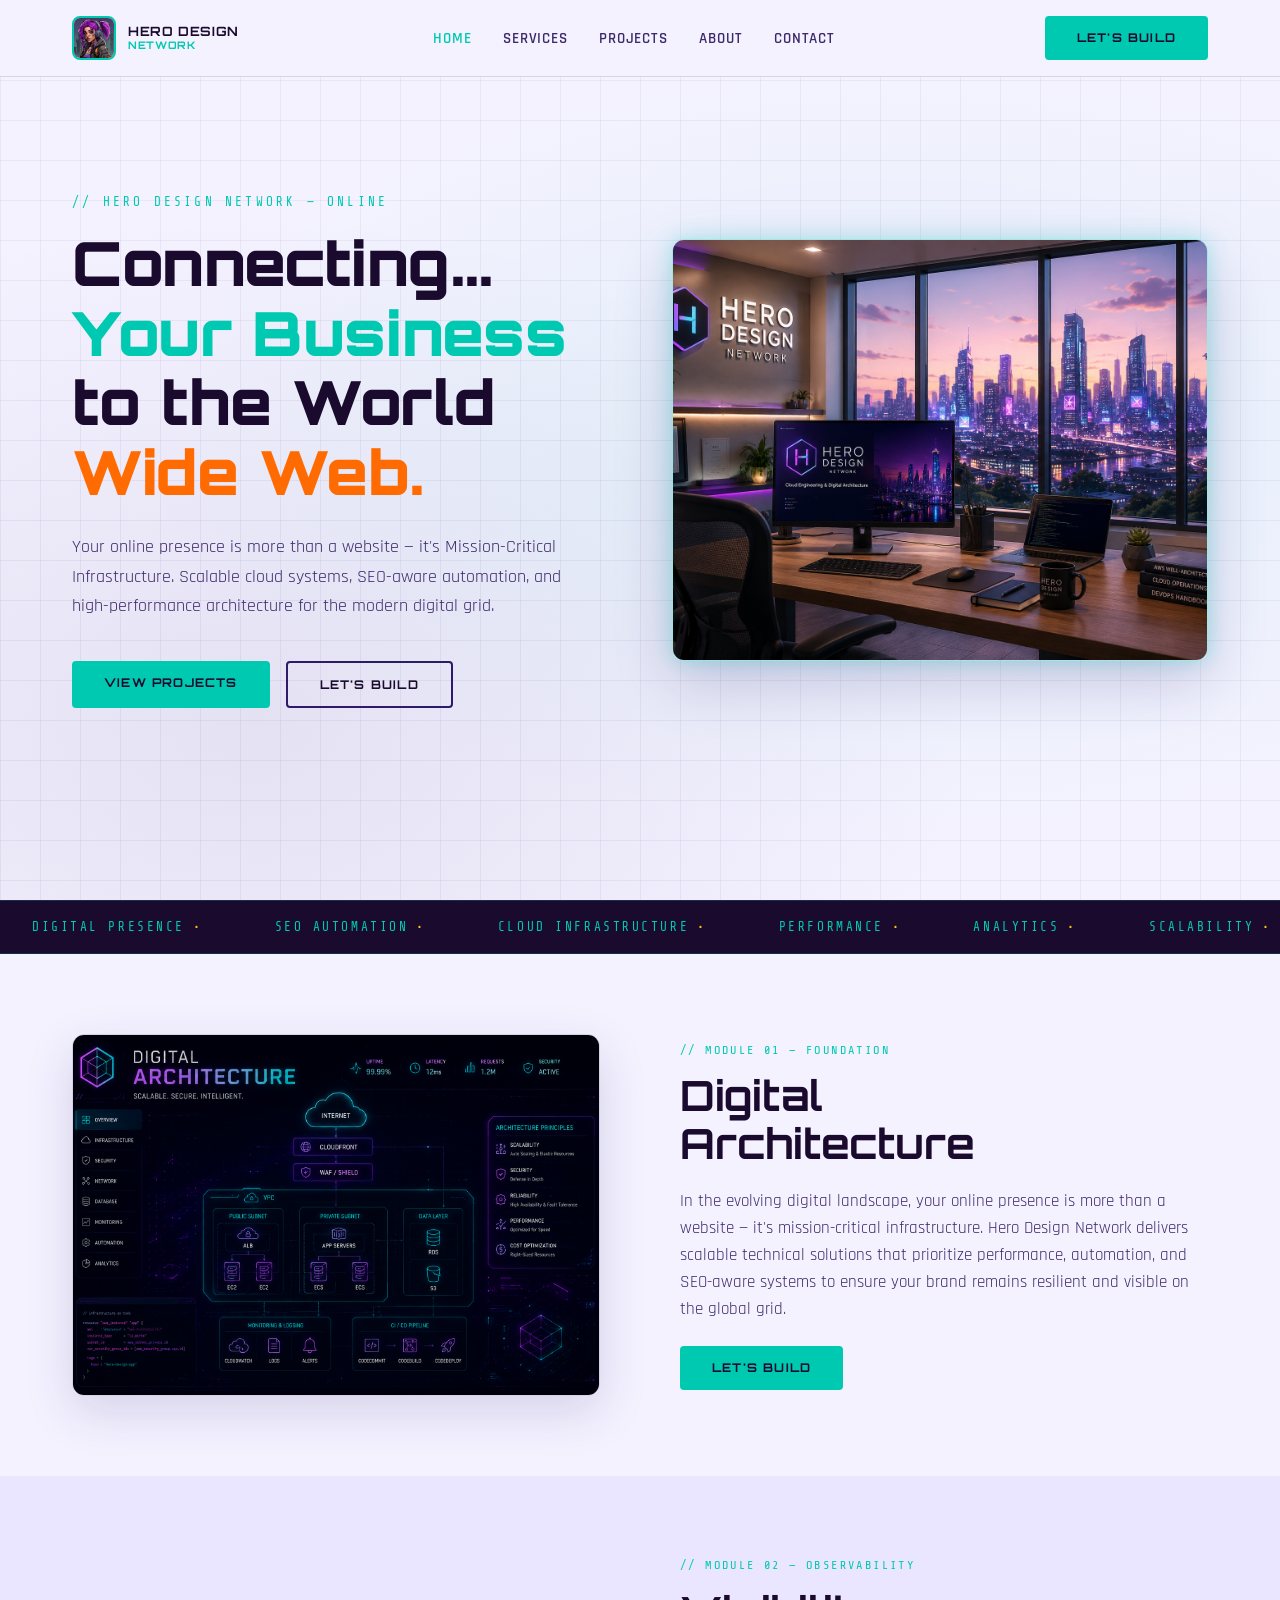
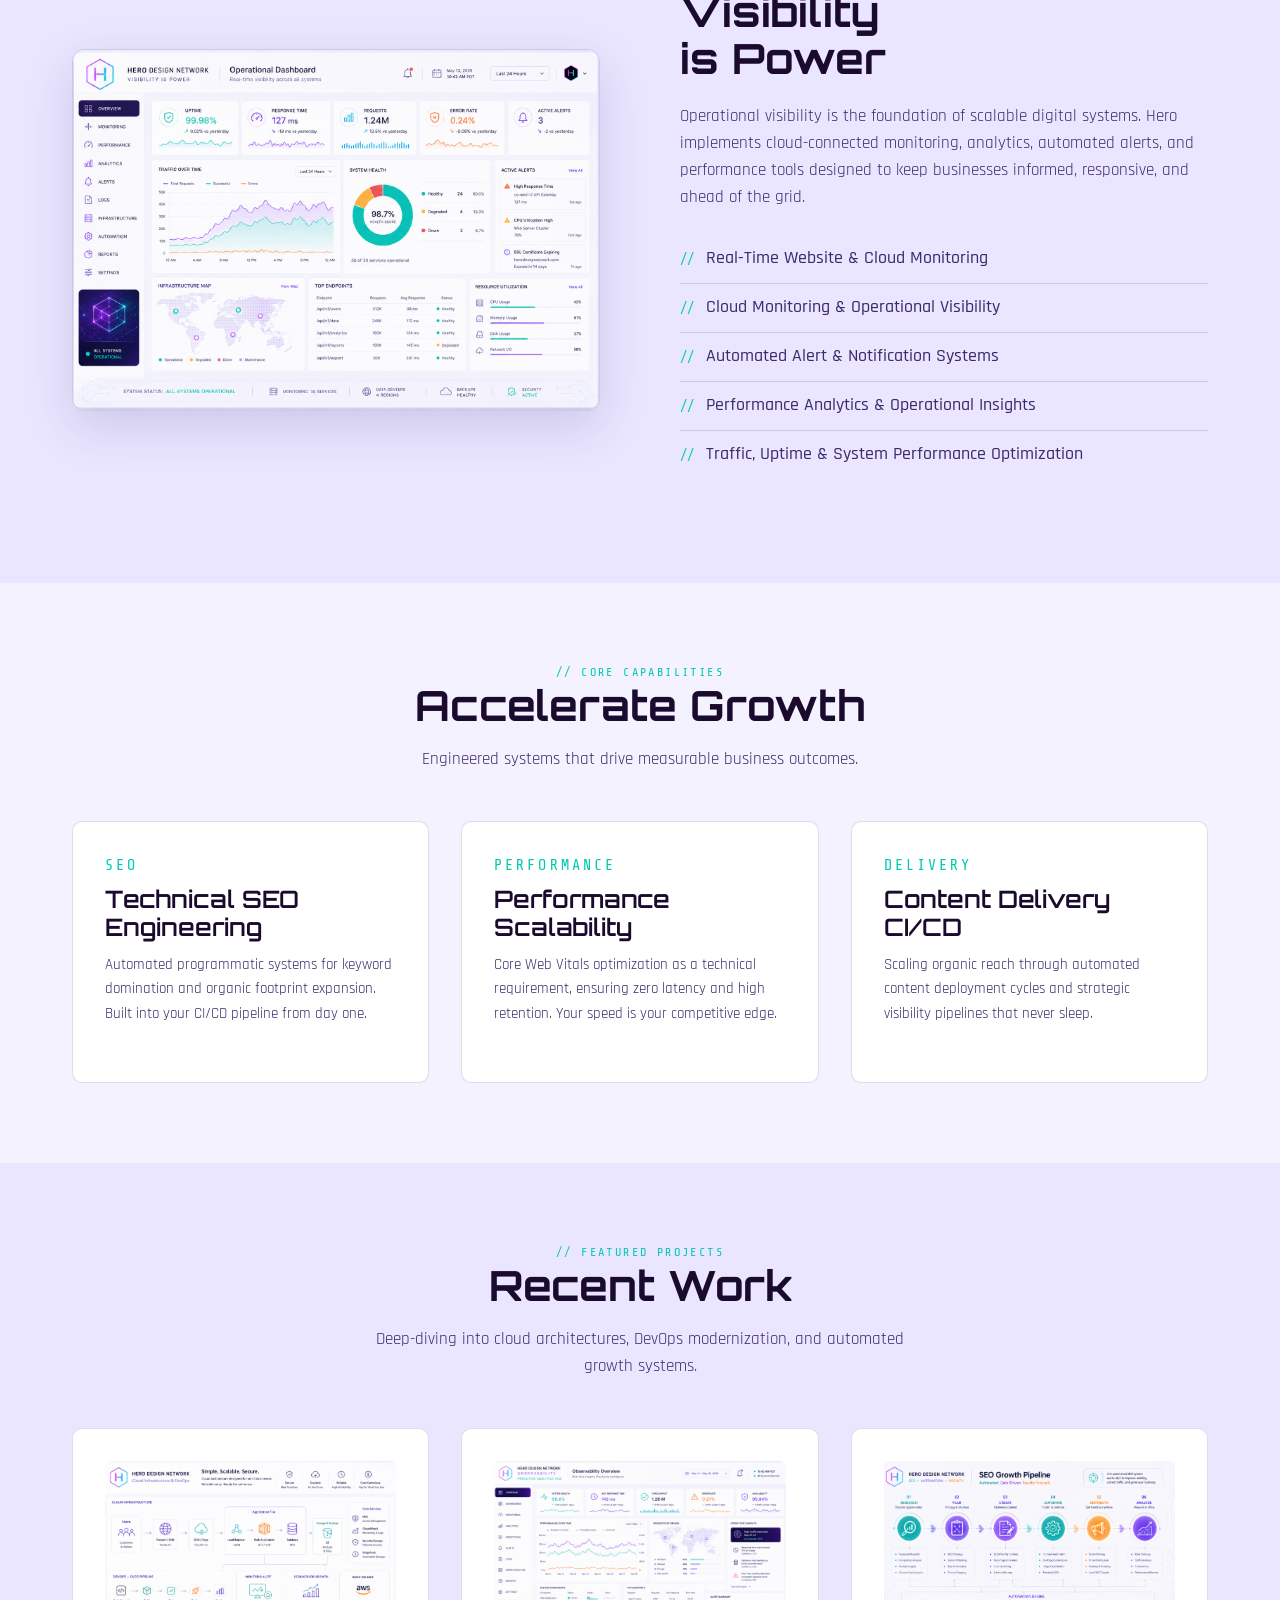
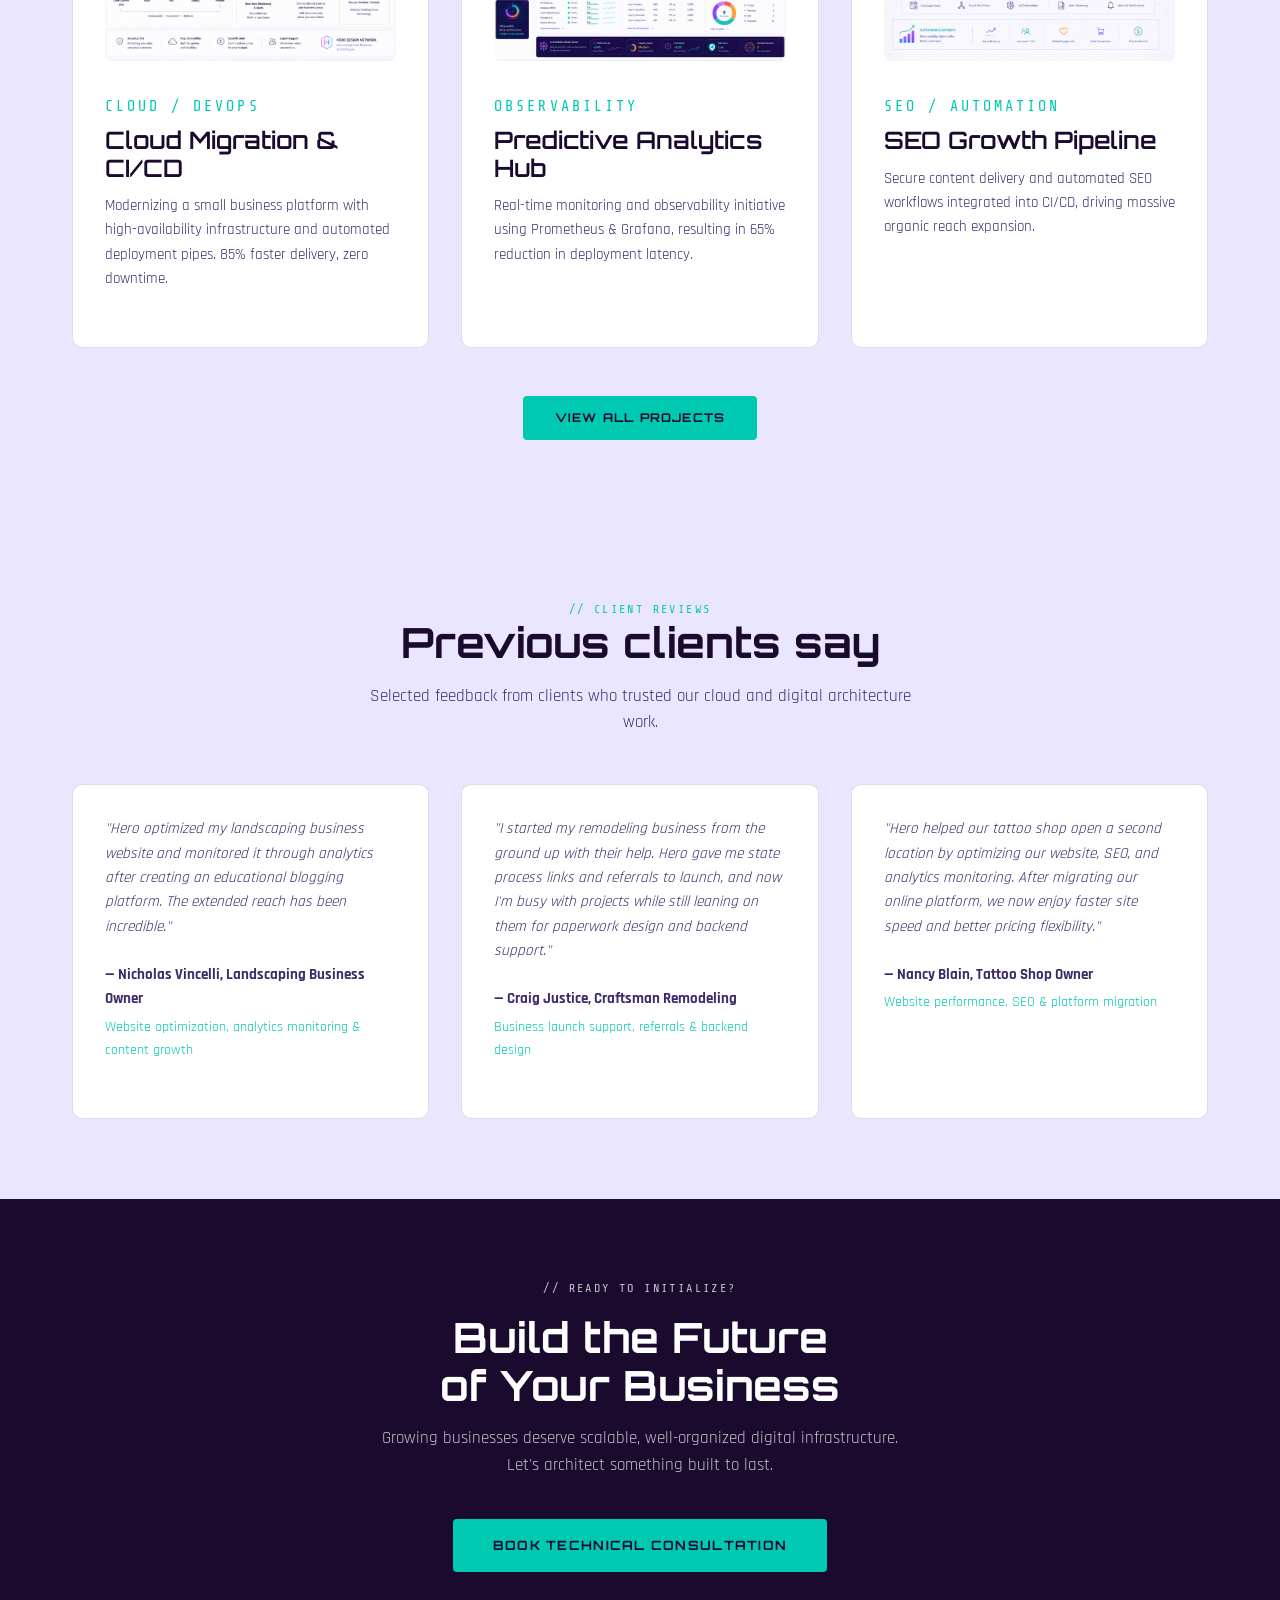
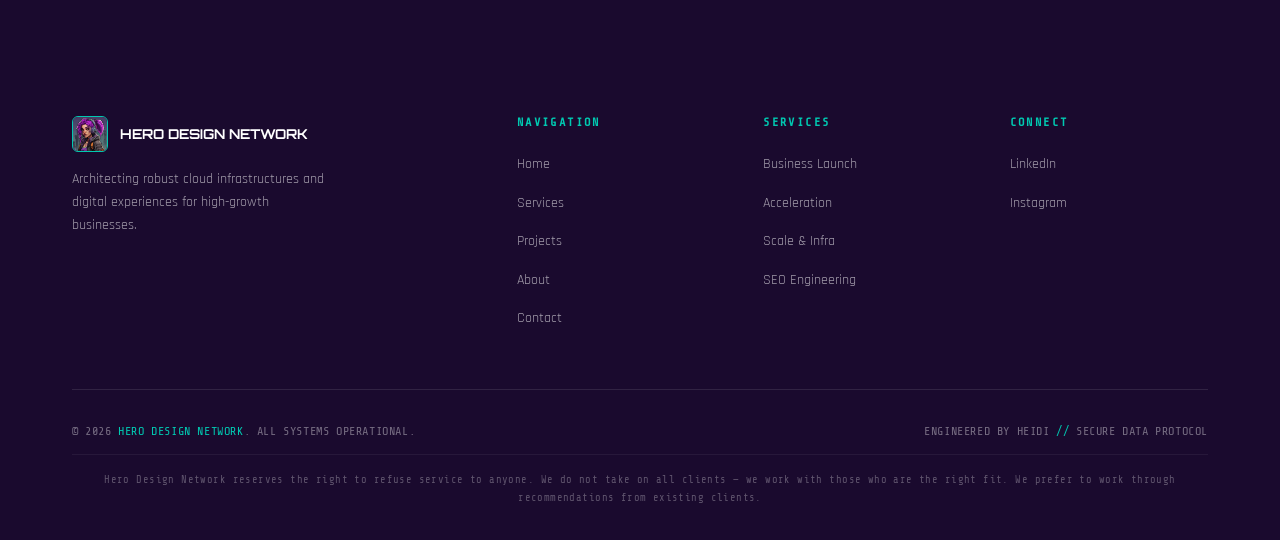
<file: index.html>
<!DOCTYPE html>
<html lang="en">
<head>
  <meta charset="UTF-8" />
  <meta name="viewport" content="width=device-width, initial-scale=1.0" />
  <title>Hero Design Network — Cloud Engineering & Digital Architecture</title>
  <meta name="description" content="Hero Design Network — AWS Cloud Operations, SEO Automation, CI/CD Infrastructure, and Performance Engineering for growing businesses." />
  <link rel="stylesheet" href="css/style.css" />
</head>
<body>

<!-- NAV -->
<nav>
  <div class="nav-inner">
    <a href="index.html" class="nav-logo">
      <img src="images/logo.jpg" class="nav-logo-img" alt="Hero Design Network" />
      <div class="nav-logo-text">HERO DESIGN<span>NETWORK</span></div>
    </a>
    <ul class="nav-links">
      <li><a href="index.html">Home</a></li>
      <li><a href="pages/services.html">Services</a></li>
      <li><a href="pages/projects.html">Projects</a></li>
      <li><a href="pages/about.html">About</a></li>
      <li><a href="pages/contact.html">Contact</a></li>
    </ul>
    <a href="pages/contact.html" class="btn btn-primary nav-cta">Let's Build</a>
    <button class="nav-toggle" aria-label="Menu">
      <span></span><span></span><span></span>
    </button>
  </div>
</nav>

<!-- HERO -->
<section class="hero">
  <div class="hero-bg"></div>
  <div class="hero-grid"></div>
  <div class="hero-content">
    <div class="hero-text">
      <p class="hero-eyebrow">// HERO DESIGN NETWORK — ONLINE</p>
      <h1 class="hero-title">
        Connecting...<br>
        <span class="accent">Your Business</span><br>
        to the World<br>
        <span class="accent-orange">Wide Web.</span>
      </h1>
      <p class="hero-sub">Your online presence is more than a website — it's Mission-Critical Infrastructure. Scalable cloud systems, SEO-aware automation, and high-performance architecture for the modern digital grid.</p>
      <div class="hero-actions">
        <a href="pages/projects.html" class="btn btn-primary">View Projects</a>
        <a href="pages/contact.html" class="btn btn-outline">Let's Build</a>
      </div>
    </div>
    <div class="hero-visual">
      <img src="images/hero-home.png" alt="Connecting your business to the world wide web" class="hero-img" />
    </div>
  </div>
</section>

<!-- TICKER -->
<div class="ticker-wrap">
  <div class="ticker-track">
    <span class="ticker-item">DIGITAL PRESENCE<span class="dot">•</span></span>
    <span class="ticker-item">SEO AUTOMATION<span class="dot">•</span></span>
    <span class="ticker-item">CLOUD INFRASTRUCTURE<span class="dot">•</span></span>
    <span class="ticker-item">PERFORMANCE<span class="dot">•</span></span>
    <span class="ticker-item">ANALYTICS<span class="dot">•</span></span>
    <span class="ticker-item">SCALABILITY<span class="dot">•</span></span>
    <span class="ticker-item">RELIABILITY<span class="dot">•</span></span>
    <span class="ticker-item">CI/CD PIPELINES<span class="dot">•</span></span>
    <span class="ticker-item">DEVOPS<span class="dot">•</span></span>
    <!-- duplicate for seamless loop -->
    <span class="ticker-item">DIGITAL PRESENCE<span class="dot">•</span></span>
    <span class="ticker-item">SEO AUTOMATION<span class="dot">•</span></span>
    <span class="ticker-item">CLOUD INFRASTRUCTURE<span class="dot">•</span></span>
    <span class="ticker-item">PERFORMANCE<span class="dot">•</span></span>
    <span class="ticker-item">ANALYTICS<span class="dot">•</span></span>
    <span class="ticker-item">SCALABILITY<span class="dot">•</span></span>
    <span class="ticker-item">RELIABILITY<span class="dot">•</span></span>
    <span class="ticker-item">CI/CD PIPELINES<span class="dot">•</span></span>
    <span class="ticker-item">DEVOPS<span class="dot">•</span></span>
  </div>
</div>

<!-- DIGITAL ARCHITECTURE -->
<section>
  <div class="container">
    <div class="split">
      <div class="split-visual">
        <img src="images/digital-architecture.png" alt="Digital architecture workspace" class="split-visual-image" />
      </div>
      <div class="split-text">
        <p class="label">// MODULE 01 — FOUNDATION</p>
        <h2>Digital<br>Architecture</h2>
        <p>In the evolving digital landscape, your online presence is more than a website — it's mission-critical infrastructure. Hero Design Network delivers scalable technical solutions that prioritize performance, automation, and SEO-aware systems to ensure your brand remains resilient and visible on the global grid.</p>
        <div class="actions">
          <a href="pages/contact.html" class="btn btn-primary">Let's Build</a>
        </div>
      </div>
    </div>
  </div>
</section>

<!-- VISIBILITY IS POWER -->
<section class="section-alt">
  <div class="container">
    <div class="split reverse">
      <div class="split-text">
        <p class="label">// MODULE 02 — OBSERVABILITY</p>
        <h2>Visibility<br>is Power</h2>
        <p>Operational visibility is the foundation of scalable digital systems. Hero implements cloud-connected monitoring, analytics, automated alerts, and performance tools designed to keep businesses informed, responsive, and ahead of the grid.</p>
        <ul class="features-list">
          <li>Real-Time Website & Cloud Monitoring</li>
          <li>Cloud Monitoring & Operational Visibility</li>
          <li>Automated Alert & Notification Systems</li>
          <li>Performance Analytics & Operational Insights</li>
          <li>Traffic, Uptime & System Performance Optimization</li>
        </ul>
      </div>
      <div class="split-visual">
        <img src="images/visibility-dashboard.png" alt="Visibility dashboard" class="split-visual-image" />
      </div>
    </div>
  </div>
</section>

<!-- SERVICE HIGHLIGHTS -->
<section>
  <div class="container">
    <div style="text-align:center;margin-bottom:3rem;">
      <p class="label" style="justify-content:center;display:block;">// CORE CAPABILITIES</p>
      <h2>Accelerate Growth</h2>
      <p style="max-width:560px;margin:1rem auto 0;">Engineered systems that drive measurable business outcomes.</p>
    </div>
    <div class="cards-grid">
      <div class="card">
        <p class="label">SEO</p>
        <h3>Technical SEO Engineering</h3>
        <p>Automated programmatic systems for keyword domination and organic footprint expansion. Built into your CI/CD pipeline from day one.</p>
      </div>
      <div class="card">
        <p class="label">PERFORMANCE</p>
        <h3>Performance Scalability</h3>
        <p>Core Web Vitals optimization as a technical requirement, ensuring zero latency and high retention. Your speed is your competitive edge.</p>
      </div>
      <div class="card">
        <p class="label">DELIVERY</p>
        <h3>Content Delivery CI/CD</h3>
        <p>Scaling organic reach through automated content deployment cycles and strategic visibility pipelines that never sleep.</p>
      </div>
    </div>
  </div>
</section>

<!-- FEATURED PROJECTS -->
<section class="section-alt">
  <div class="container">
    <div style="text-align:center;margin-bottom:3rem;">
      <p class="label" style="display:block;">// FEATURED PROJECTS</p>
      <h2>Recent Work</h2>
      <p style="max-width:560px;margin:1rem auto 0;">Deep-diving into cloud architectures, DevOps modernization, and automated growth systems.</p>
    </div>
    <div class="cards-grid">
      <div class="card">
        <img src="images/cloud-migration-cicd.png" alt="Cloud migration project" class="card-img" />
        <p class="label">CLOUD / DEVOPS</p>
        <h3>Cloud Migration & CI/CD</h3>
        <p>Modernizing a small business platform with high-availability infrastructure and automated deployment pipes. 85% faster delivery, zero downtime.</p>
      </div>
      <div class="card">
        <img src="images/observability-analytics.png" alt="Observability analytics" class="card-img" />
        <p class="label">OBSERVABILITY</p>
        <h3>Predictive Analytics Hub</h3>
        <p>Real-time monitoring and observability initiative using Prometheus & Grafana, resulting in 65% reduction in deployment latency.</p>
      </div>
      <div class="card">
        <img src="images/seo-automation.png" alt="SEO automation" class="card-img" />
        <p class="label">SEO / AUTOMATION</p>
        <h3>SEO Growth Pipeline</h3>
        <p>Secure content delivery and automated SEO workflows integrated into CI/CD, driving massive organic reach expansion.</p>
      </div>
    </div>
    <div style="text-align:center;margin-top:3rem;">
      <a href="projects.html" class="btn btn-primary">View All Projects</a>
    </div>
  </div>
</section>

<!-- CLIENT REVIEWS -->
<section class="section-alt">
  <div class="container">
    <div style="text-align:center;margin-bottom:3rem;">
      <p class="label" style="display:block;">// CLIENT REVIEWS</p>
      <h2>Previous clients say</h2>
      <p style="max-width:560px;margin:1rem auto 0;">Selected feedback from clients who trusted our cloud and digital architecture work.</p>
    </div>
    <div class="cards-grid">
      <div class="card">
        <p style="font-style:italic;margin-bottom:1.5rem;">"Hero optimized my landscaping business website and monitored it through analytics after creating an educational blogging platform. The extended reach has been incredible."</p>
        <p style="font-weight:700;margin-bottom:0.25rem;">— Nicholas Vincelli, Landscaping Business Owner</p>
        <p style="color:var(--teal);font-size:0.9rem;">Website optimization, analytics monitoring & content growth</p>
      </div>
      <div class="card">
        <p style="font-style:italic;margin-bottom:1.5rem;">"I started my remodeling business from the ground up with their help. Hero gave me state process links and referrals to launch, and now I'm busy with projects while still leaning on them for paperwork design and backend support."</p>
        <p style="font-weight:700;margin-bottom:0.25rem;">— Craig Justice, Craftsman Remodeling</p>
        <p style="color:var(--teal);font-size:0.9rem;">Business launch support, referrals & backend design</p>
      </div>
      <div class="card">
        <p style="font-style:italic;margin-bottom:1.5rem;">"Hero helped our tattoo shop open a second location by optimizing our website, SEO, and analytics monitoring. After migrating our online platform, we now enjoy faster site speed and better pricing flexibility."</p>
        <p style="font-weight:700;margin-bottom:0.25rem;">— Nancy Blain, Tattoo Shop Owner</p>
        <p style="color:var(--teal);font-size:0.9rem;">Website performance, SEO & platform migration</p>
      </div>
    </div>
  </div>
</section>

<!-- CTA BANNER -->
<section class="section-dark">
  <div class="container" style="text-align:center;">
    <p class="label" style="display:block;margin-bottom:1rem;">// READY TO INITIALIZE?</p>
    <h2 style="color:var(--white);margin-bottom:1rem;">Build the Future<br>of Your Business</h2>
    <p style="margin-bottom:2.5rem;max-width:520px;margin-left:auto;margin-right:auto;">Growing businesses deserve scalable, well-organized digital infrastructure. Let's architect something built to last.</p>
    <a href="pages/contact.html" class="btn btn-primary" style="font-size:0.8rem;padding:1rem 2.5rem;">Book Technical Consultation</a>
  </div>
</section>

<!-- FOOTER -->
<footer>
  <div class="container">
    <div class="footer-grid">
      <div class="footer-brand">
        <a href="index.html" class="footer-logo">
          <img src="images/logo.jpg" style="width:36px;height:36px;border-radius:6px;border:1px solid var(--teal);object-fit:cover;" alt="HDN" />
          HERO DESIGN NETWORK
        </a>
        <p>Architecting robust cloud infrastructures and digital experiences for high-growth businesses.</p>
      </div>
      <div class="footer-col">
        <h4>Navigation</h4>
        <ul>
          <li><a href="index.html">Home</a></li>
          <li><a href="services.html">Services</a></li>
          <li><a href="projects.html">Projects</a></li>
          <li><a href="about.html">About</a></li>
          <li><a href="contact.html">Contact</a></li>
        </ul>
      </div>
      <div class="footer-col">
        <h4>Services</h4>
        <ul>
          <li><a href="services.html">Business Launch</a></li>
          <li><a href="services.html">Acceleration</a></li>
          <li><a href="services.html">Scale & Infra</a></li>
          <li><a href="services.html">SEO Engineering</a></li>
        </ul>
      </div>
      <div class="footer-col">
        <h4>Connect</h4>
        <ul>
          <li><a href="https://linkedin.com/in/heidi-m" target="_blank">LinkedIn</a></li>
          <li><a href="https://instagram.com/bionicsonyx" target="_blank">Instagram</a></li>
        </ul>
      </div>
    </div>
    <div class="footer-bottom">
      <p>© 2026 <span class="teal">HERO DESIGN NETWORK</span>. ALL SYSTEMS OPERATIONAL.</p>
      <p>ENGINEERED BY HEIDI <span class="teal">//</span> SECURE DATA PROTOCOL</p>
    </div>
    <div style="border-top:1px solid rgba(255,255,255,0.06);padding-top:1rem;margin-top:0.75rem;text-align:center;">
      <p style="font-family:'Share Tech Mono',monospace;font-size:0.65rem;color:rgba(255,255,255,0.3);letter-spacing:0.04em;line-height:1.8;">Hero Design Network reserves the right to refuse service to anyone. We do not take on all clients — we work with those who are the right fit. We prefer to work through recommendations from existing clients.</p>
    </div>
  </div>
</footer>

<script src="js/main.js"></script>
</body>
</html>
</file>
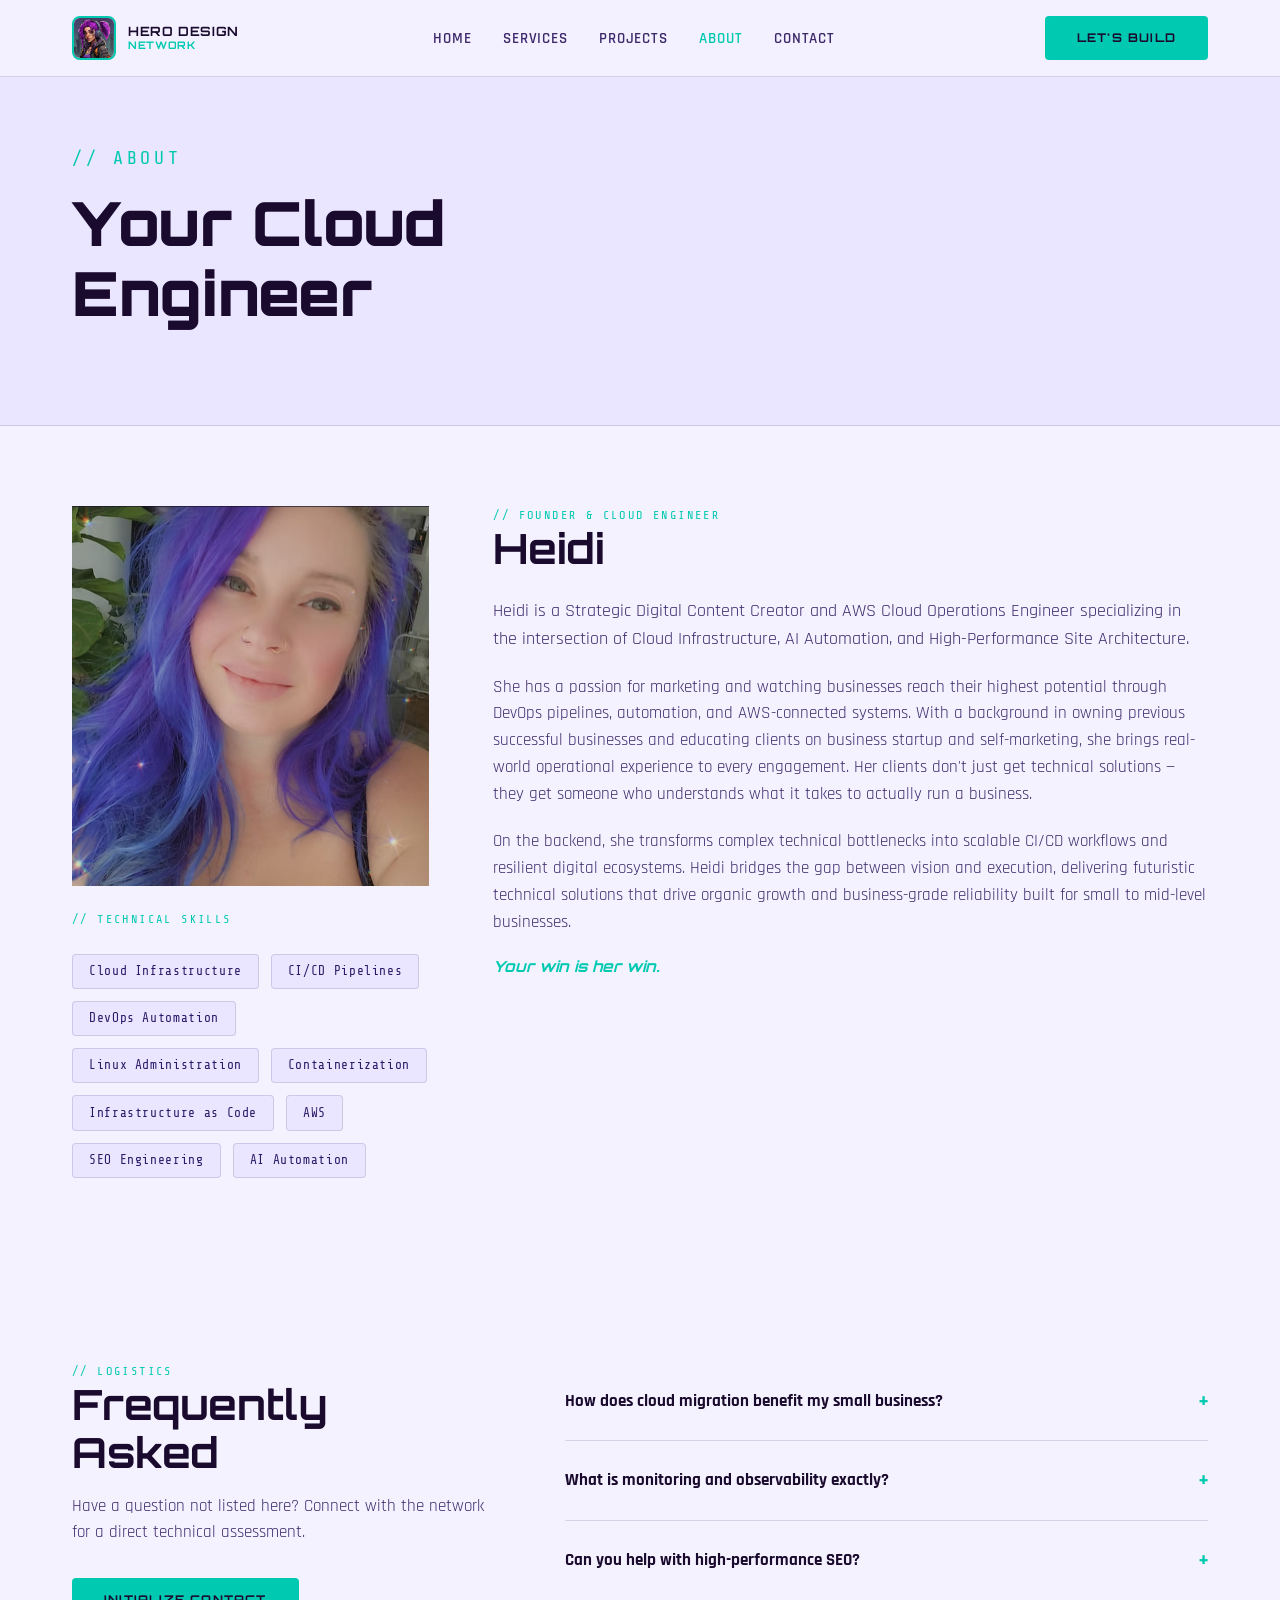
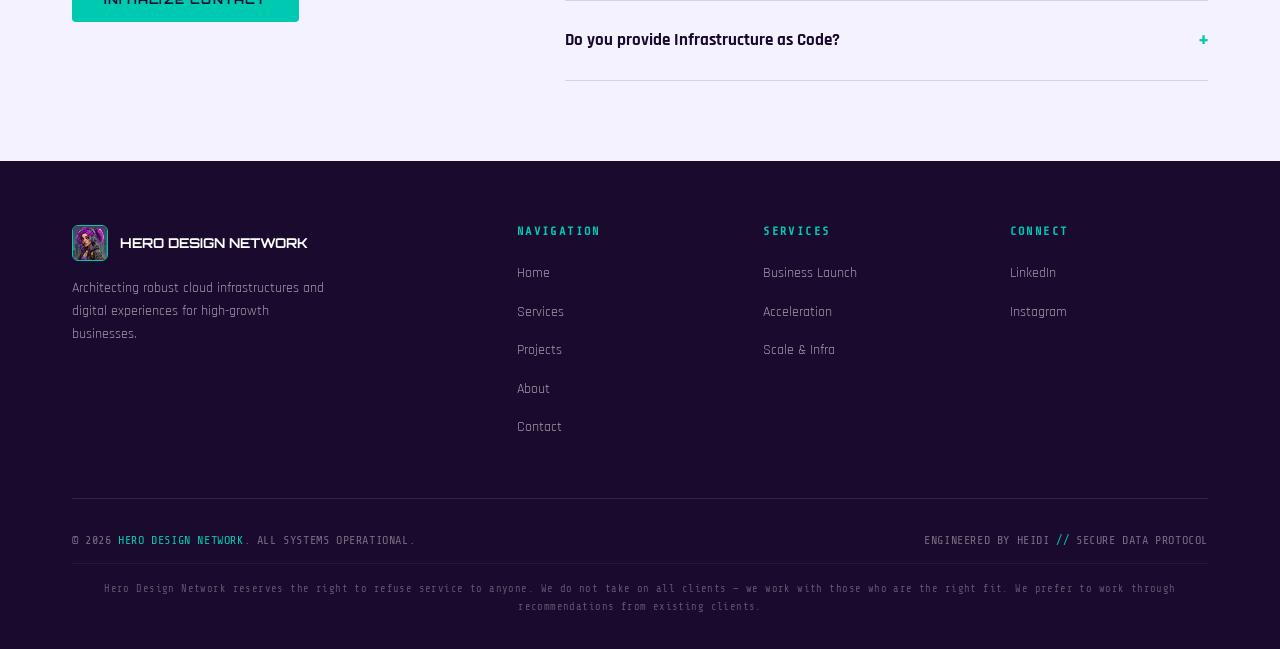
<file: pages/about.html>
<!DOCTYPE html>
<html lang="en">
<head>
  <meta charset="UTF-8" />
  <meta name="viewport" content="width=device-width, initial-scale=1.0" />
  <title>About Heidi — Hero Design Network</title>
  <meta name="description" content="Heidi — AWS Cloud Operations Engineer and Strategic Digital Content Creator. Hero Design Network founder." />
  <link rel="stylesheet" href="../css/style.css" />
</head>
<body>

<nav>
  <div class="nav-inner">
    <a href="index.html" class="nav-logo">
      <img src="../images/logo.jpg" class="nav-logo-img" alt="Hero Design Network" />
      <div class="nav-logo-text">HERO DESIGN<span>NETWORK</span></div>
    </a>
    <ul class="nav-links">
      <li><a href="../index.html">Home</a></li>
      <li><a href="services.html">Services</a></li>
      <li><a href="projects.html">Projects</a></li>
      <li><a href="about.html">About</a></li>
      <li><a href="contact.html">Contact</a></li>
    </ul>
    <a href="contact.html" class="btn btn-primary nav-cta">Let's Build</a>
    <button class="nav-toggle" aria-label="Menu"><span></span><span></span><span></span></button>
  </div>
</nav>

<div class="page-hero">
  <div class="container">
    <p class="label">// ABOUT</p>
    <h1>Your Cloud<br>Engineer</h1>
  </div>
</div>

<!-- BIO SECTION -->
<section>
  <div class="container">
    <div class="about-hero">
      <div>
        <div class="about-photo-frame">
          <!-- Replace src with your actual photo path -->
          <img src="../images/heidi.jpg" alt="Heidi — Hero Design Network" class="about-photo"
            onerror="this.style.display='none';this.nextElementSibling.style.display='flex';" />
          <div class="about-photo-placeholder" style="display:none;">
            <div style="font-size:2rem;">◈</div>
            <div>HEIDI</div>
            <div style="font-size:0.7rem;opacity:0.5">// photo.jpeg</div>
          </div>
        </div>
        <div style="margin-top:1.5rem;">
          <p class="label" style="margin-bottom:0.75rem;">// TECHNICAL SKILLS</p>
          <div class="skills-row">
            <span class="skill-tag">Cloud Infrastructure</span>
            <span class="skill-tag">CI/CD Pipelines</span>
            <span class="skill-tag">DevOps Automation</span>
            <span class="skill-tag">Linux Administration</span>
            <span class="skill-tag">Containerization</span>
            <span class="skill-tag">Infrastructure as Code</span>
            <span class="skill-tag">AWS</span>
            <span class="skill-tag">SEO Engineering</span>
            <span class="skill-tag">AI Automation</span>
          </div>
        </div>
      </div>
      <div>
        <p class="label">// FOUNDER & CLOUD ENGINEER</p>
        <h2 style="margin-bottom:1.5rem;">Heidi</h2>
        <p style="font-size:1.1rem;margin-bottom:1.25rem;">Heidi is a Strategic Digital Content Creator and AWS Cloud Operations Engineer specializing in the intersection of Cloud Infrastructure, AI Automation, and High-Performance Site Architecture.</p>
        <p style="margin-bottom:1.25rem;">She has a passion for marketing and watching businesses reach their highest potential through DevOps pipelines, automation, and AWS-connected systems. With a background in owning previous successful businesses and educating clients on business startup and self-marketing, she brings real-world operational experience to every engagement. Her clients don't just get technical solutions — they get someone who understands what it takes to actually run a business.</p>
        <p style="margin-bottom:1.25rem;">On the backend, she transforms complex technical bottlenecks into scalable CI/CD workflows and resilient digital ecosystems. Heidi bridges the gap between vision and execution, delivering futuristic technical solutions that drive organic growth and business-grade reliability built for small to mid-level businesses.</p>

        <p style="font-style:italic;color:var(--teal);font-weight:700;font-family:'Orbitron',sans-serif;font-size:0.95rem;">Your win is her win.</p>
      </div>
    </div>
  </div>
</section>



<!-- FAQ -->
<section>
  <div class="container">
    <div style="display:grid;grid-template-columns:1fr 1.5fr;gap:4rem;align-items:start;">
      <div>
        <p class="label">// LOGISTICS</p>
        <h2>Frequently<br>Asked</h2>
        <p style="margin-top:1rem;">Have a question not listed here? Connect with the network for a direct technical assessment.</p>
        <a href="contact.html" class="btn btn-primary" style="margin-top:2rem;display:inline-block;">Initialize Contact</a>
      </div>
      <div>
        <div class="faq-item">
          <div class="faq-question">
            <span>How does cloud migration benefit my small business?</span>
            <span class="faq-toggle">+</span>
          </div>
          <div class="faq-answer">
            <p>Cloud migration minimizes hardware overhead and ensures high availability. We implement seamless CI/CD automation to accelerate release cycles, turning your technical infrastructure into a scalable competitive advantage.</p>
          </div>
        </div>
        <div class="faq-item">
          <div class="faq-question">
            <span>What is monitoring and observability exactly?</span>
            <span class="faq-toggle">+</span>
          </div>
          <div class="faq-answer">
            <p>Observability is the practice of tracking system health through metrics, logs, and traces. We use these data streams to proactively resolve bottlenecks before they ever impact your users' platform experience.</p>
          </div>
        </div>
        <div class="faq-item">
          <div class="faq-question">
            <span>Can you help with high-performance SEO?</span>
            <span class="faq-toggle">+</span>
          </div>
          <div class="faq-answer">
            <p>Yes. We build SEO-aware content systems and automate delivery pipelines. By optimizing Core Web Vitals and metadata infrastructure, we ensure your brand ranks high and loads with zero latency.</p>
          </div>
        </div>
        <div class="faq-item">
          <div class="faq-question">
            <span>Do you provide Infrastructure as Code?</span>
            <span class="faq-toggle">+</span>
          </div>
          <div class="faq-answer">
            <p>We treat infrastructure like software. Using version-controlled scripts to deploy and manage environments ensures your cloud setup is consistent, secure, and easily reproducible across any region.</p>
          </div>
        </div>
      </div>
    </div>
  </div>
</section>

<footer>
  <div class="container">
    <div class="footer-grid">
      <div class="footer-brand">
        <a href="index.html" class="footer-logo">
          <img src="../images/logo.jpg" style="width:36px;height:36px;border-radius:6px;border:1px solid var(--teal);object-fit:cover;" alt="HDN" />
          HERO DESIGN NETWORK
        </a>
        <p>Architecting robust cloud infrastructures and digital experiences for high-growth businesses.</p>
      </div>
      <div class="footer-col"><h4>Navigation</h4><ul><li><a href="index.html">Home</a></li><li><a href="services.html">Services</a></li><li><a href="projects.html">Projects</a></li><li><a href="about.html">About</a></li><li><a href="contact.html">Contact</a></li></ul></div>
      <div class="footer-col"><h4>Services</h4><ul><li><a href="services.html">Business Launch</a></li><li><a href="services.html">Acceleration</a></li><li><a href="services.html">Scale & Infra</a></li></ul></div>
      <div class="footer-col"><h4>Connect</h4><ul><li><a href="https://linkedin.com/in/heidi-m" target="_blank">LinkedIn</a></li><li><a href="https://instagram.com/bionicsonyx" target="_blank">Instagram</a></li></ul></div>
    </div>
    <div class="footer-bottom">
      <p>© 2026 <span class="teal">HERO DESIGN NETWORK</span>. ALL SYSTEMS OPERATIONAL.</p>
      <p>ENGINEERED BY HEIDI <span class="teal">//</span> SECURE DATA PROTOCOL</p>
    </div>
    <div style="border-top:1px solid rgba(255,255,255,0.06);padding-top:1rem;margin-top:0.75rem;text-align:center;">
      <p style="font-family:'Share Tech Mono',monospace;font-size:0.65rem;color:rgba(255,255,255,0.3);letter-spacing:0.04em;line-height:1.8;">Hero Design Network reserves the right to refuse service to anyone. We do not take on all clients — we work with those who are the right fit. We prefer to work through recommendations from existing clients.</p>
    </div>
  </div>
</footer>

<script src="../js/main.js"></script>
</body>
</html>
</file>
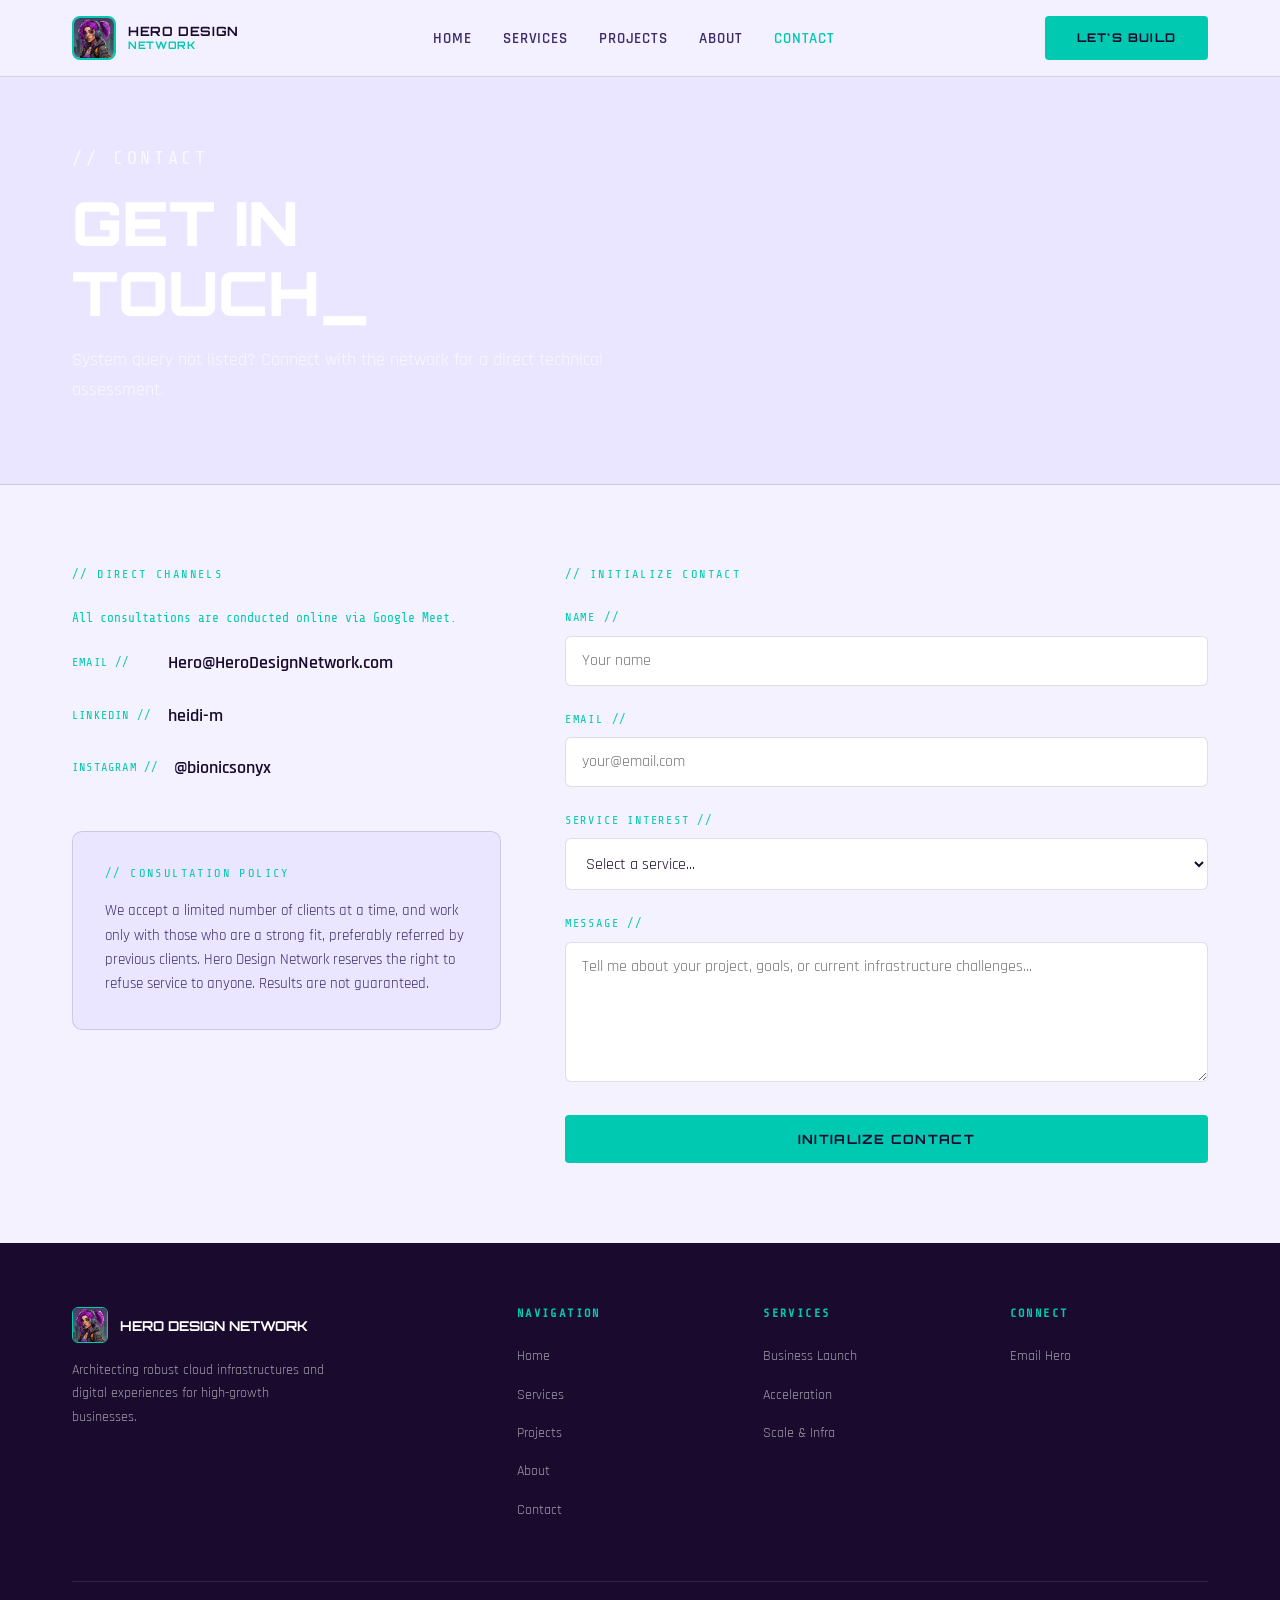
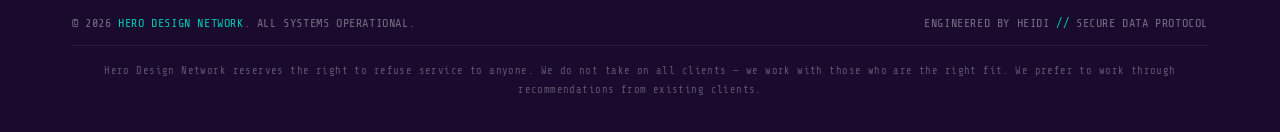
<file: pages/contact.html>
<!DOCTYPE html>
<html lang="en">
<head>
  <meta charset="UTF-8" />
  <meta name="viewport" content="width=device-width, initial-scale=1.0" />
  <title>Contact — Hero Design Network</title>
  <meta name="description" content="Get in touch with Hero Design Network. Cloud engineering consultations, project inquiries, and technical assessments." />
  <link rel="stylesheet" href="../css/style.css" />
</head>
<body>

<nav>
  <div class="nav-inner">
    <a href="index.html" class="nav-logo">
      <img src="../images/logo.jpg" class="nav-logo-img" alt="Hero Design Network" />
      <div class="nav-logo-text">HERO DESIGN<span>NETWORK</span></div>
    </a>
    <ul class="nav-links">
      <li><a href="../index.html">Home</a></li>
      <li><a href="services.html">Services</a></li>
      <li><a href="projects.html">Projects</a></li>
      <li><a href="about.html">About</a></li>
      <li><a href="contact.html">Contact</a></li>
    </ul>
    <a href="contact.html" class="btn btn-primary nav-cta">Let's Build</a>
    <button class="nav-toggle" aria-label="Menu"><span></span><span></span><span></span></button>
  </div>
</nav>

<div class="page-hero section-dark">
  <div class="container">
    <p class="label">// CONTACT</p>
    <h1 style="color:var(--white);">GET IN<br>TOUCH_</h1>
    <p>System query not listed? Connect with the network for a direct technical assessment.</p>
  </div>
</div>

<section>
  <div class="container">
    <div class="contact-grid">
      <div>
        <p class="label" style="margin-bottom:1.5rem;">// DIRECT CHANNELS</p>
        <p style="font-family:'Share Tech Mono',monospace;font-size:0.8rem;color:var(--teal);margin-bottom:1.25rem;">All consultations are conducted online via Google Meet.</p>
        <div class="contact-info-item">
          <span class="contact-icon">EMAIL //</span>
          <a href="mailto:Hero@HeroDesignNetwork.com" class="contact-val">Hero@HeroDesignNetwork.com</a>
        </div>
        <div class="contact-info-item">
          <span class="contact-icon">LINKEDIN //</span>
          <a href="https://linkedin.com/in/heidi-m" target="_blank" class="contact-val">heidi-m</a>
        </div>
        <div class="contact-info-item">
          <span class="contact-icon">INSTAGRAM //</span>
          <a href="https://instagram.com/bionicsonyx" target="_blank" class="contact-val">@bionicsonyx</a>
        </div>

        <div style="margin-top:3rem;padding:2rem;background:var(--bg-alt);border:1px solid var(--border);border-radius:10px;">
          <p class="label" style="margin-bottom:1rem;">// CONSULTATION POLICY</p>
          <p style="font-size:0.95rem;">We accept a limited number of clients at a time, and work only with those who are a strong fit, preferably referred by previous clients. Hero Design Network reserves the right to refuse service to anyone. Results are not guaranteed.</p>
        </div>
        </div>

      <div>
        <p class="label" style="margin-bottom:1.5rem;">// INITIALIZE CONTACT</p>
        <form class="contact-form" action="#" method="POST">
          <div class="form-group">
            <label class="form-label" for="name">NAME //</label>
            <input class="form-input" type="text" id="name" name="name" placeholder="Your name" required />
          </div>
          <div class="form-group">
            <label class="form-label" for="email">EMAIL //</label>
            <input class="form-input" type="email" id="email" name="email" placeholder="your@email.com" required />
          </div>
          <div class="form-group">
            <label class="form-label" for="service">SERVICE INTEREST //</label>
            <select class="form-input" id="service" name="service">
              <option value="">Select a service...</option>
              <option>Business Launch System</option>
              <option>Business Acceleration Framework</option>
              <option>Scale & Infrastructure System</option>
              <option>SEO Engineering</option>
              <option>Cloud Migration / CI/CD</option>
              <option>General Consultation</option>
            </select>
          </div>
          <div class="form-group">
            <label class="form-label" for="message">MESSAGE //</label>
            <textarea class="form-textarea" id="message" name="message" placeholder="Tell me about your project, goals, or current infrastructure challenges..." required></textarea>
          </div>
          <button type="submit" class="btn btn-primary" style="width:100%;font-size:0.8rem;padding:1rem;">INITIALIZE CONTACT</button>
        </form>
      </div>
    </div>
  </div>
</section>

<footer>
  <div class="container">
    <div class="footer-grid">
      <div class="footer-brand">
        <a href="index.html" class="footer-logo">
          <img src="../images/logo.jpg" style="width:36px;height:36px;border-radius:6px;border:1px solid var(--teal);object-fit:cover;" alt="HDN" />
          HERO DESIGN NETWORK
        </a>
        <p>Architecting robust cloud infrastructures and digital experiences for high-growth businesses.</p>
      </div>
      <div class="footer-col"><h4>Navigation</h4><ul><li><a href="index.html">Home</a></li><li><a href="services.html">Services</a></li><li><a href="projects.html">Projects</a></li><li><a href="about.html">About</a></li><li><a href="contact.html">Contact</a></li></ul></div>
      <div class="footer-col"><h4>Services</h4><ul><li><a href="services.html">Business Launch</a></li><li><a href="services.html">Acceleration</a></li><li><a href="services.html">Scale & Infra</a></li></ul></div>
      <div class="footer-col"><h4>Connect</h4><ul><li><a href="mailto:Hero@HeroDesignNetwork.com">Email Hero</a></li></ul></div>
    </div>
    <div class="footer-bottom">
      <p>© 2026 <span class="teal">HERO DESIGN NETWORK</span>. ALL SYSTEMS OPERATIONAL.</p>
      <p>ENGINEERED BY HEIDI <span class="teal">//</span> SECURE DATA PROTOCOL</p>
    </div>
    <div style="border-top:1px solid rgba(255,255,255,0.06);padding-top:1rem;margin-top:0.75rem;text-align:center;">
      <p style="font-family:'Share Tech Mono',monospace;font-size:0.65rem;color:rgba(255,255,255,0.3);letter-spacing:0.04em;line-height:1.8;">Hero Design Network reserves the right to refuse service to anyone. We do not take on all clients — we work with those who are the right fit. We prefer to work through recommendations from existing clients.</p>
    </div>
  </div>
</footer>

<script src="../js/main.js"></script>
</body>
</html>
</file>
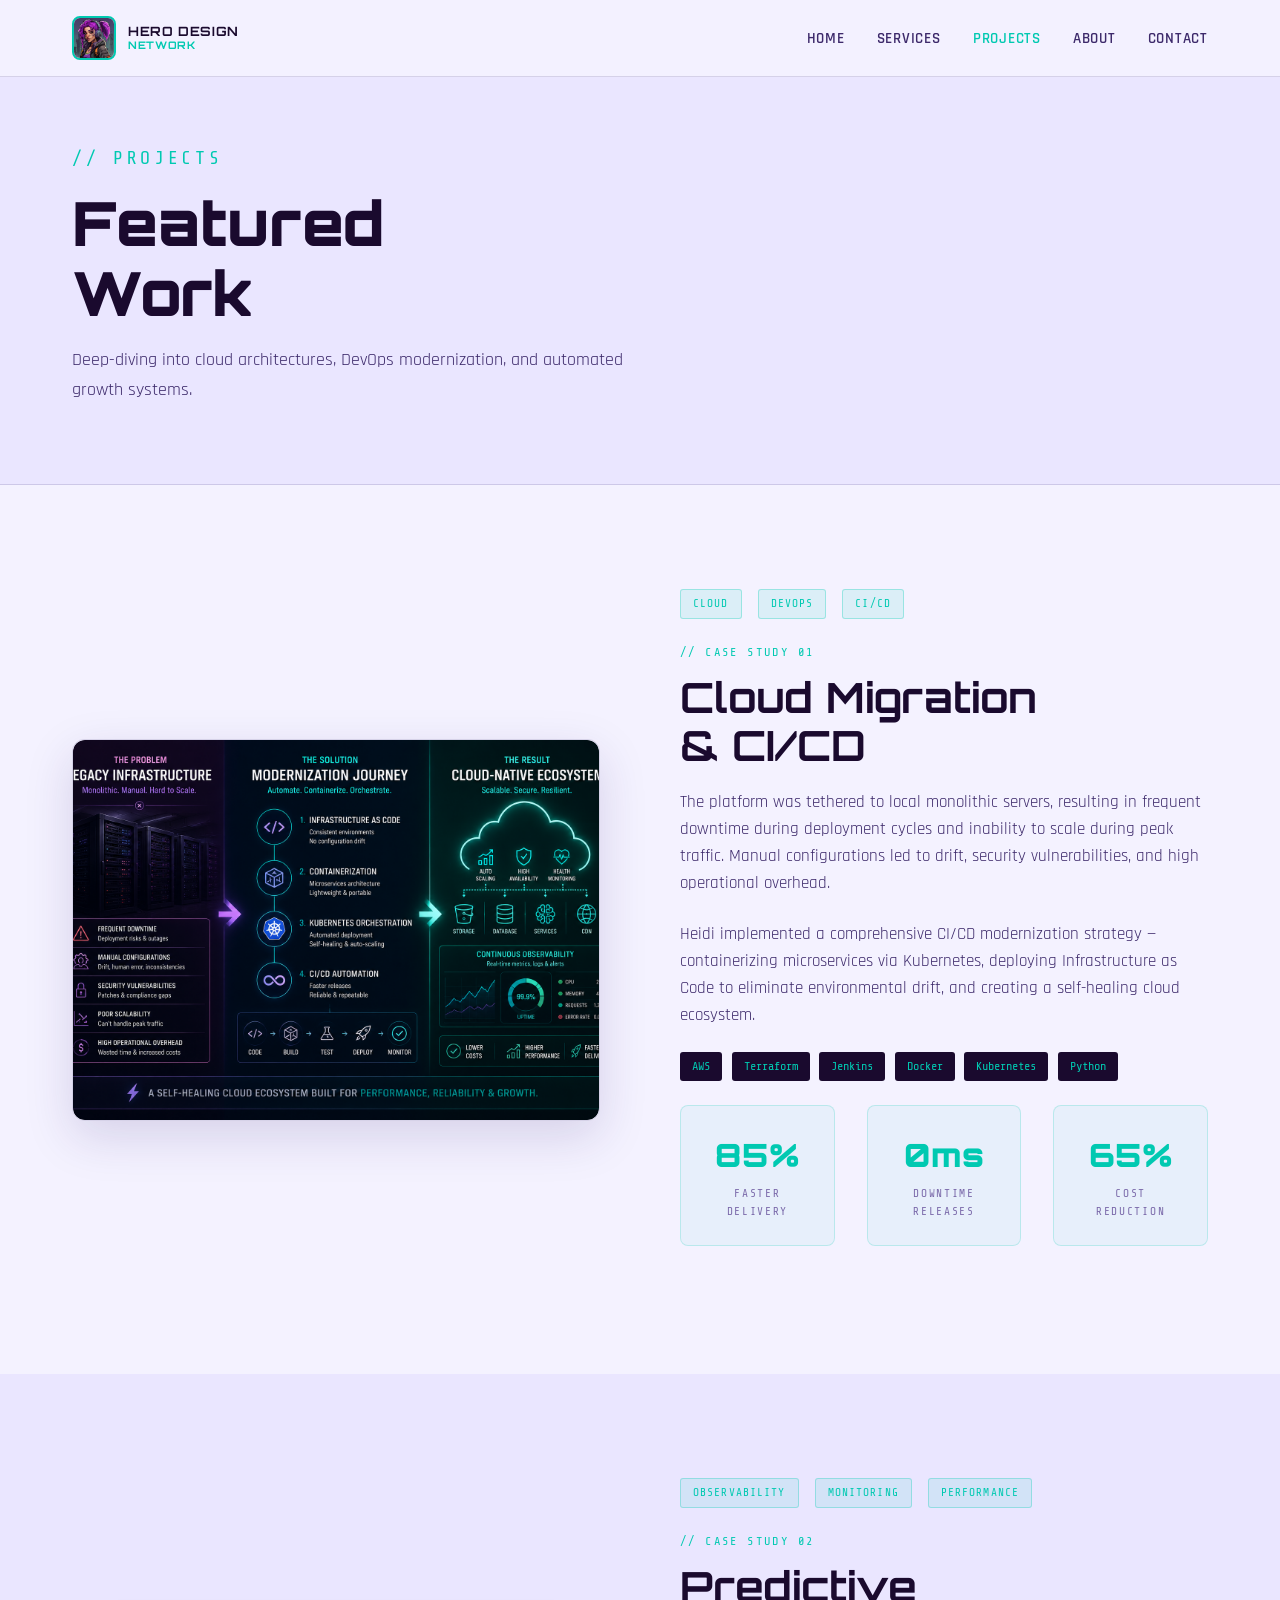
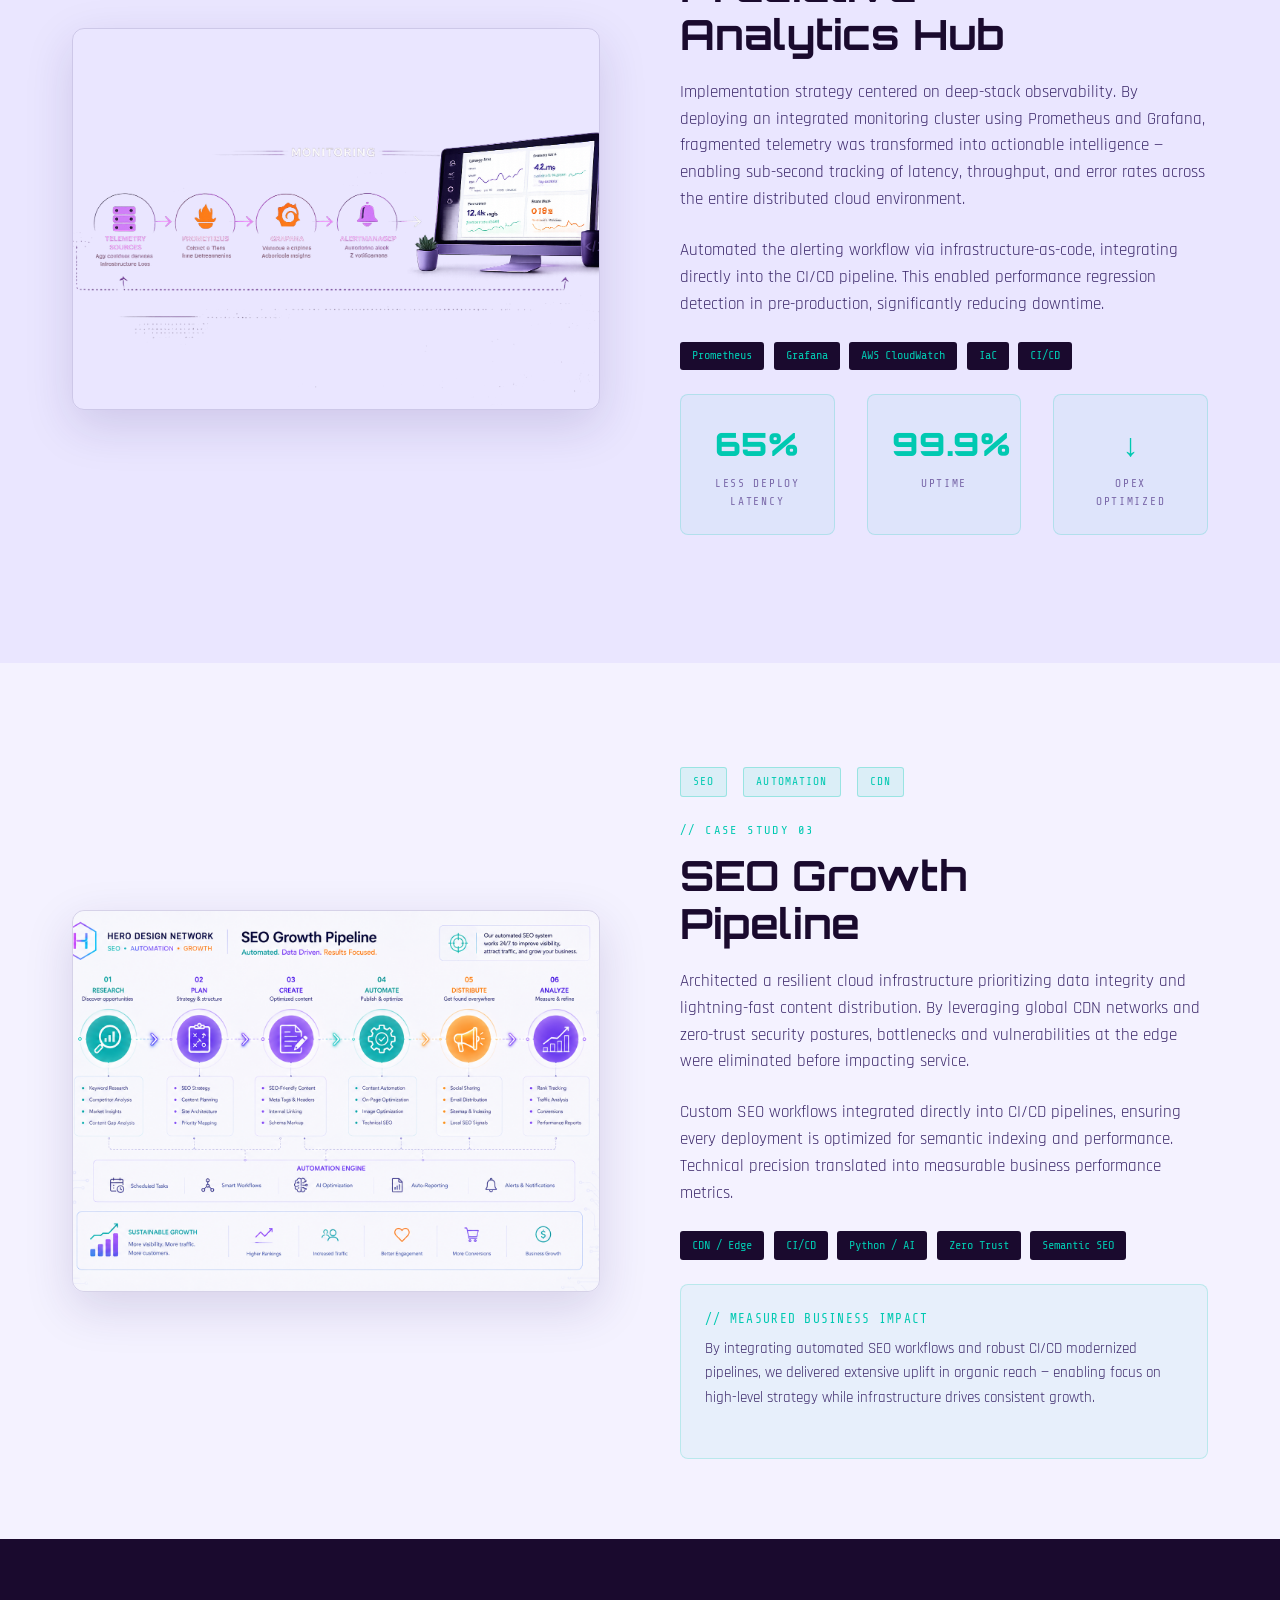
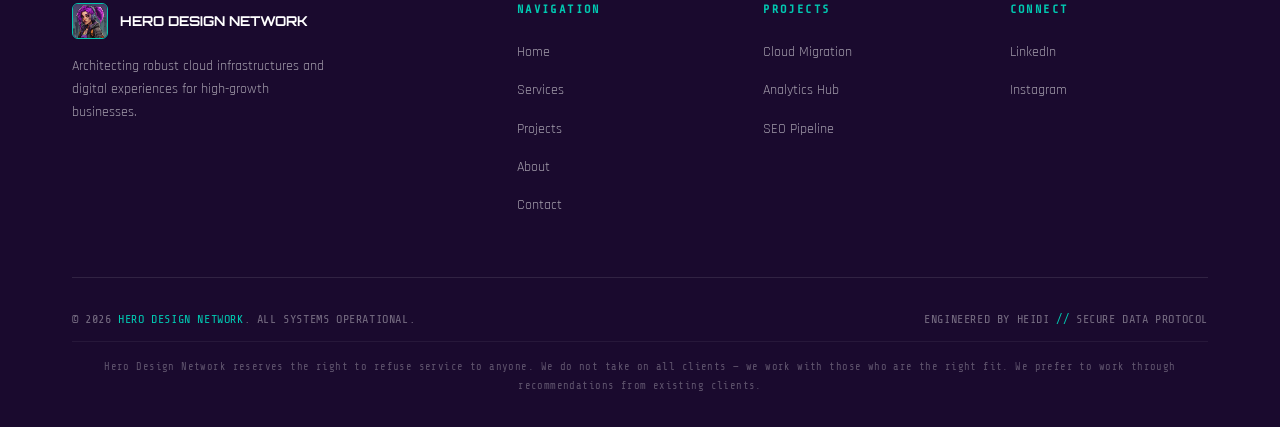
<file: pages/projects.html>
<!DOCTYPE html>
<html lang="en">
<head>
  <meta charset="UTF-8" />
  <meta name="viewport" content="width=device-width, initial-scale=1.0" />
  <title>Projects — Hero Design Network</title>
  <meta name="description" content="Cloud architecture, DevOps modernization, and SEO automation case studies from Hero Design Network." />
  <link rel="stylesheet" href="../css/style.css" />
</head>
<body>

<nav>
  <div class="nav-inner">
    <a href="index.html" class="nav-logo">
      <img src="../images/logo.jpg" class="nav-logo-img" alt="Hero Design Network" />
      <div class="nav-logo-text">HERO DESIGN<span>NETWORK</span></div>
    </a>
    <ul class="nav-links">
      <li><a href="../index.html">Home</a></li>
      <li><a href="services.html">Services</a></li>
      <li><a href="projects.html">Projects</a></li>
      <li><a href="about.html">About</a></li>
      <li><a href="contact.html">Contact</a></li>
    </ul>
    <button class="nav-toggle" aria-label="Menu"><span></span><span></span><span></span></button>
  </div>
</nav>

<div class="page-hero">
  <div class="container">
    <p class="label">// PROJECTS</p>
    <h1>Featured<br>Work</h1>
    <p>Deep-diving into cloud architectures, DevOps modernization, and automated growth systems.</p>
  </div>
</div>

<!-- PROJECT 1 -->
<section>
  <div class="container">
    <div class="split">
      <div class="split-visual">
        <img src="../images/cloud-migration.png" alt="Cloud migration and CI/CD project" style="width:100%;height:380px;object-fit:cover;border-radius:12px;" />
      </div>
      <div class="split-text">
        <div class="project-meta">
          <span class="meta-tag">CLOUD</span>
          <span class="meta-tag">DEVOPS</span>
          <span class="meta-tag">CI/CD</span>
        </div>
        <p class="label">// CASE STUDY 01</p>
        <h2>Cloud Migration<br>& CI/CD</h2>
        <p>The platform was tethered to local monolithic servers, resulting in frequent downtime during deployment cycles and inability to scale during peak traffic. Manual configurations led to drift, security vulnerabilities, and high operational overhead.</p>
        <p style="margin-top:1rem;">Heidi implemented a comprehensive CI/CD modernization strategy — containerizing microservices via Kubernetes, deploying Infrastructure as Code to eliminate environmental drift, and creating a self-healing cloud ecosystem.</p>
        <div class="tech-stack">
          <span class="tech-badge">AWS</span>
          <span class="tech-badge">Terraform</span>
          <span class="tech-badge">Jenkins</span>
          <span class="tech-badge">Docker</span>
          <span class="tech-badge">Kubernetes</span>
          <span class="tech-badge">Python</span>
        </div>
        <div class="stats-row" style="margin-top:1.5rem;">
          <div class="stat"><span class="stat-number">85%</span><span class="stat-label">Faster Delivery</span></div>
          <div class="stat"><span class="stat-number">0ms</span><span class="stat-label">Downtime Releases</span></div>
          <div class="stat"><span class="stat-number">65%</span><span class="stat-label">Cost Reduction</span></div>
        </div>
      </div>
    </div>
  </div>
</section>

<!-- PROJECT 2 -->
<section class="section-alt">
  <div class="container">
    <div class="split reverse">
      <div class="split-text">
        <div class="project-meta">
          <span class="meta-tag">OBSERVABILITY</span>
          <span class="meta-tag">MONITORING</span>
          <span class="meta-tag">PERFORMANCE</span>
        </div>
        <p class="label">// CASE STUDY 02</p>
        <h2>Predictive<br>Analytics Hub</h2>
        <p>Implementation strategy centered on deep-stack observability. By deploying an integrated monitoring cluster using Prometheus and Grafana, fragmented telemetry was transformed into actionable intelligence — enabling sub-second tracking of latency, throughput, and error rates across the entire distributed cloud environment.</p>
        <p style="margin-top:1rem;">Automated the alerting workflow via infrastructure-as-code, integrating directly into the CI/CD pipeline. This enabled performance regression detection in pre-production, significantly reducing downtime.</p>
        <div class="tech-stack">
          <span class="tech-badge">Prometheus</span>
          <span class="tech-badge">Grafana</span>
          <span class="tech-badge">AWS CloudWatch</span>
          <span class="tech-badge">IaC</span>
          <span class="tech-badge">CI/CD</span>
        </div>
        <div class="stats-row" style="margin-top:1.5rem;">
          <div class="stat"><span class="stat-number">65%</span><span class="stat-label">Less Deploy Latency</span></div>
          <div class="stat"><span class="stat-number">99.9%</span><span class="stat-label">Uptime</span></div>
          <div class="stat"><span class="stat-number">↓</span><span class="stat-label">OPEX Optimized</span></div>
        </div>
      </div>
      <div class="split-visual">
        <img src="../images/Predictive-analysis-hub.png" alt="Monitoring and analytics dashboard" style="width:100%;height:380px;object-fit:cover;border-radius:12px;" />
      </div>
    </div>
  </div>
</section>

<!-- PROJECT 3 -->
<section>
  <div class="container">
    <div class="split">
      <div class="split-visual">
        <img src="../images/seo-automation.png" alt="SEO automation project" style="width:100%;height:380px;object-fit:cover;border-radius:12px;" />
      </div>
      <div class="split-text">
        <div class="project-meta">
          <span class="meta-tag">SEO</span>
          <span class="meta-tag">AUTOMATION</span>
          <span class="meta-tag">CDN</span>
        </div>
        <p class="label">// CASE STUDY 03</p>
        <h2>SEO Growth<br>Pipeline</h2>
        <p>Architected a resilient cloud infrastructure prioritizing data integrity and lightning-fast content distribution. By leveraging global CDN networks and zero-trust security postures, bottlenecks and vulnerabilities at the edge were eliminated before impacting service.</p>
        <p style="margin-top:1rem;">Custom SEO workflows integrated directly into CI/CD pipelines, ensuring every deployment is optimized for semantic indexing and performance. Technical precision translated into measurable business performance metrics.</p>
        <div class="tech-stack">
          <span class="tech-badge">CDN / Edge</span>
          <span class="tech-badge">CI/CD</span>
          <span class="tech-badge">Python / AI</span>
          <span class="tech-badge">Zero Trust</span>
          <span class="tech-badge">Semantic SEO</span>
        </div>
        <div style="background:rgba(0,201,177,0.05);border:1px solid rgba(0,201,177,0.2);border-radius:8px;padding:1.5rem;margin-top:1.5rem;">
          <p style="font-family:'Share Tech Mono',monospace;font-size:0.8rem;color:var(--teal);letter-spacing:0.1em;margin-bottom:0.5rem;">// MEASURED BUSINESS IMPACT</p>
          <p style="font-size:0.95rem;">By integrating automated SEO workflows and robust CI/CD modernized pipelines, we delivered extensive uplift in organic reach — enabling focus on high-level strategy while infrastructure drives consistent growth.</p>
        </div>
      </div>
    </div>
  </div>
</section>

<footer>
  <div class="container">
    <div class="footer-grid">
      <div class="footer-brand">
        <a href="index.html" class="footer-logo">
          <img src="../images/logo.jpg" style="width:36px;height:36px;border-radius:6px;border:1px solid var(--teal);object-fit:cover;" alt="HDN" />
          HERO DESIGN NETWORK
        </a>
        <p>Architecting robust cloud infrastructures and digital experiences for high-growth businesses.</p>
      </div>
      <div class="footer-col"><h4>Navigation</h4><ul><li><a href="index.html">Home</a></li><li><a href="services.html">Services</a></li><li><a href="projects.html">Projects</a></li><li><a href="about.html">About</a></li><li><a href="contact.html">Contact</a></li></ul></div>
      <div class="footer-col"><h4>Projects</h4><ul><li><a href="projects.html">Cloud Migration</a></li><li><a href="projects.html">Analytics Hub</a></li><li><a href="projects.html">SEO Pipeline</a></li></ul></div>
      <div class="footer-col"><h4>Connect</h4><ul><li><a href="https://linkedin.com/in/heidi-m" target="_blank">LinkedIn</a></li><li><a href="https://instagram.com/bionicsonyx" target="_blank">Instagram</a></li></ul></div>
    </div>
    <div class="footer-bottom">
      <p>© 2026 <span class="teal">HERO DESIGN NETWORK</span>. ALL SYSTEMS OPERATIONAL.</p>
      <p>ENGINEERED BY HEIDI <span class="teal">//</span> SECURE DATA PROTOCOL</p>
    </div>
    <div style="border-top:1px solid rgba(255,255,255,0.06);padding-top:1rem;margin-top:0.75rem;text-align:center;">
      <p style="font-family:'Share Tech Mono',monospace;font-size:0.65rem;color:rgba(255,255,255,0.3);letter-spacing:0.04em;line-height:1.8;">Hero Design Network reserves the right to refuse service to anyone. We do not take on all clients — we work with those who are the right fit. We prefer to work through recommendations from existing clients.</p>
    </div>
  </div>
</footer>

<script src="../js/main.js"></script>
</body>
</html>
</file>
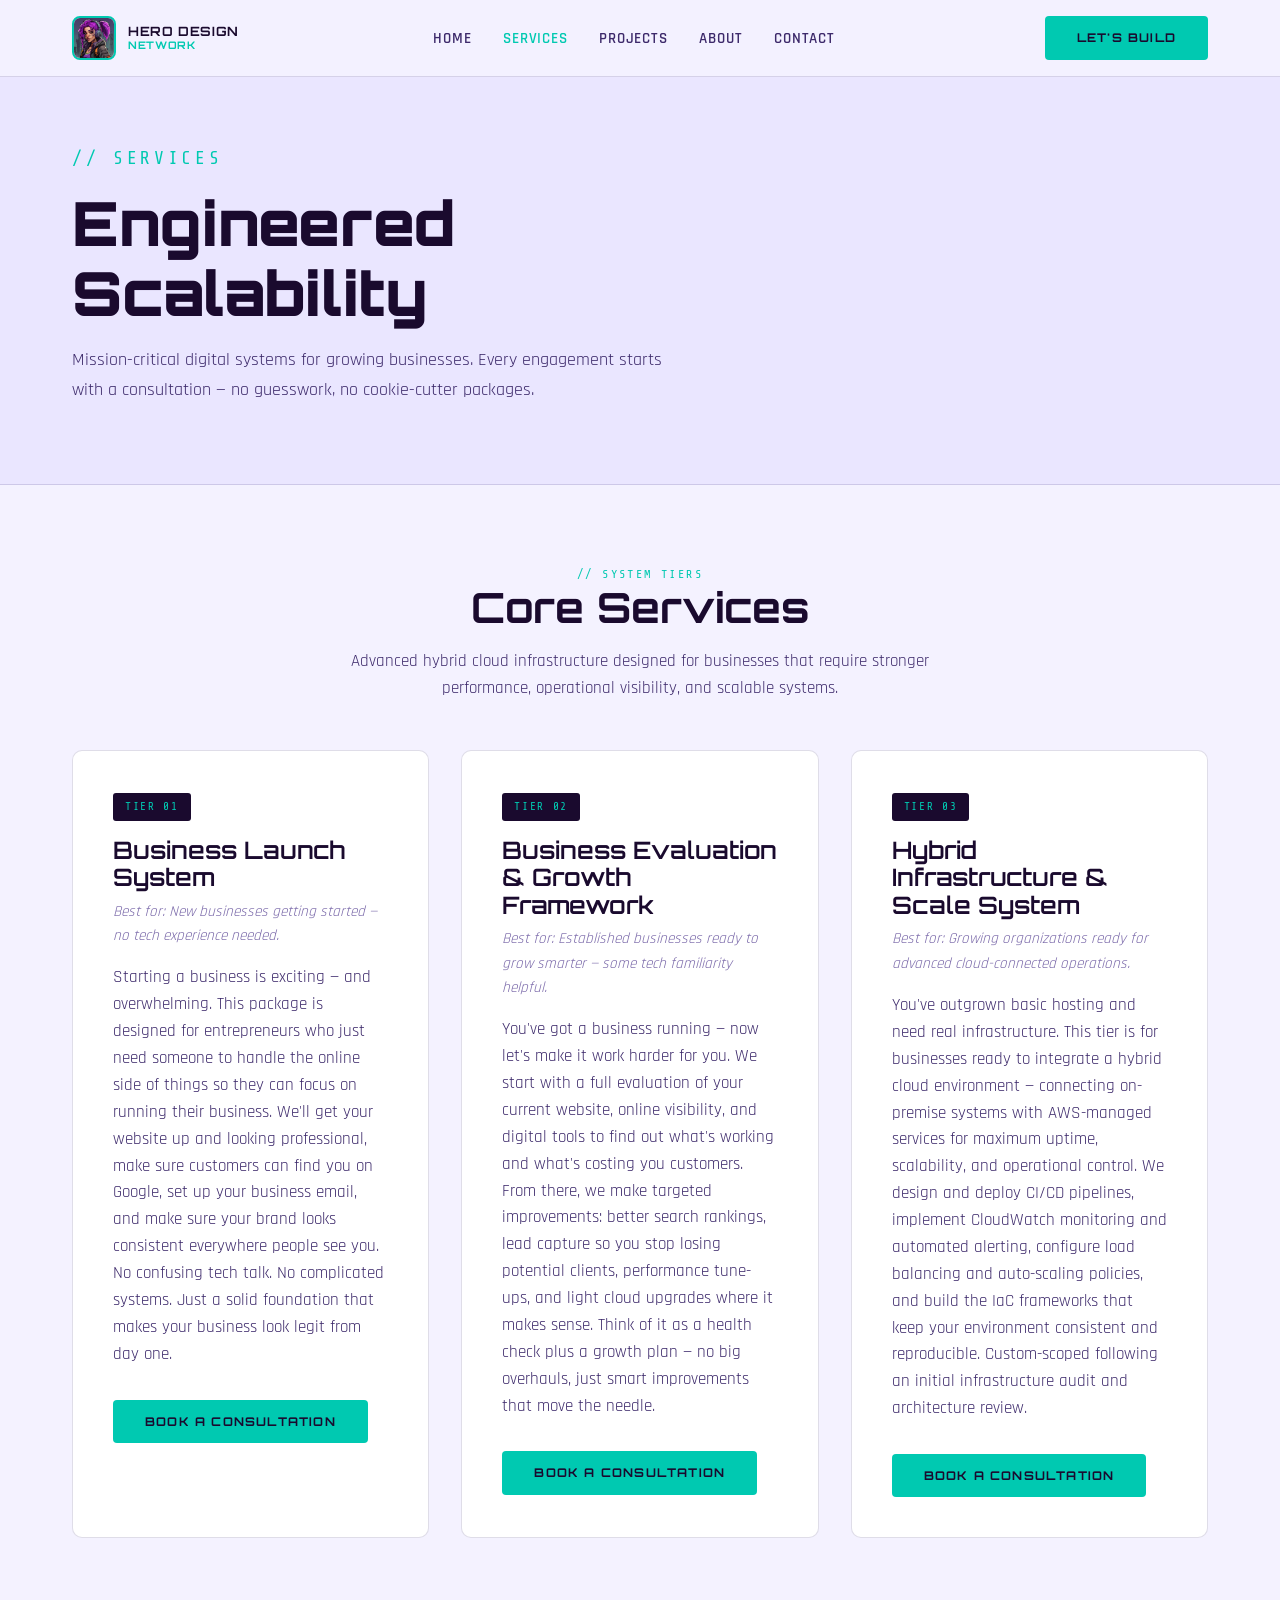
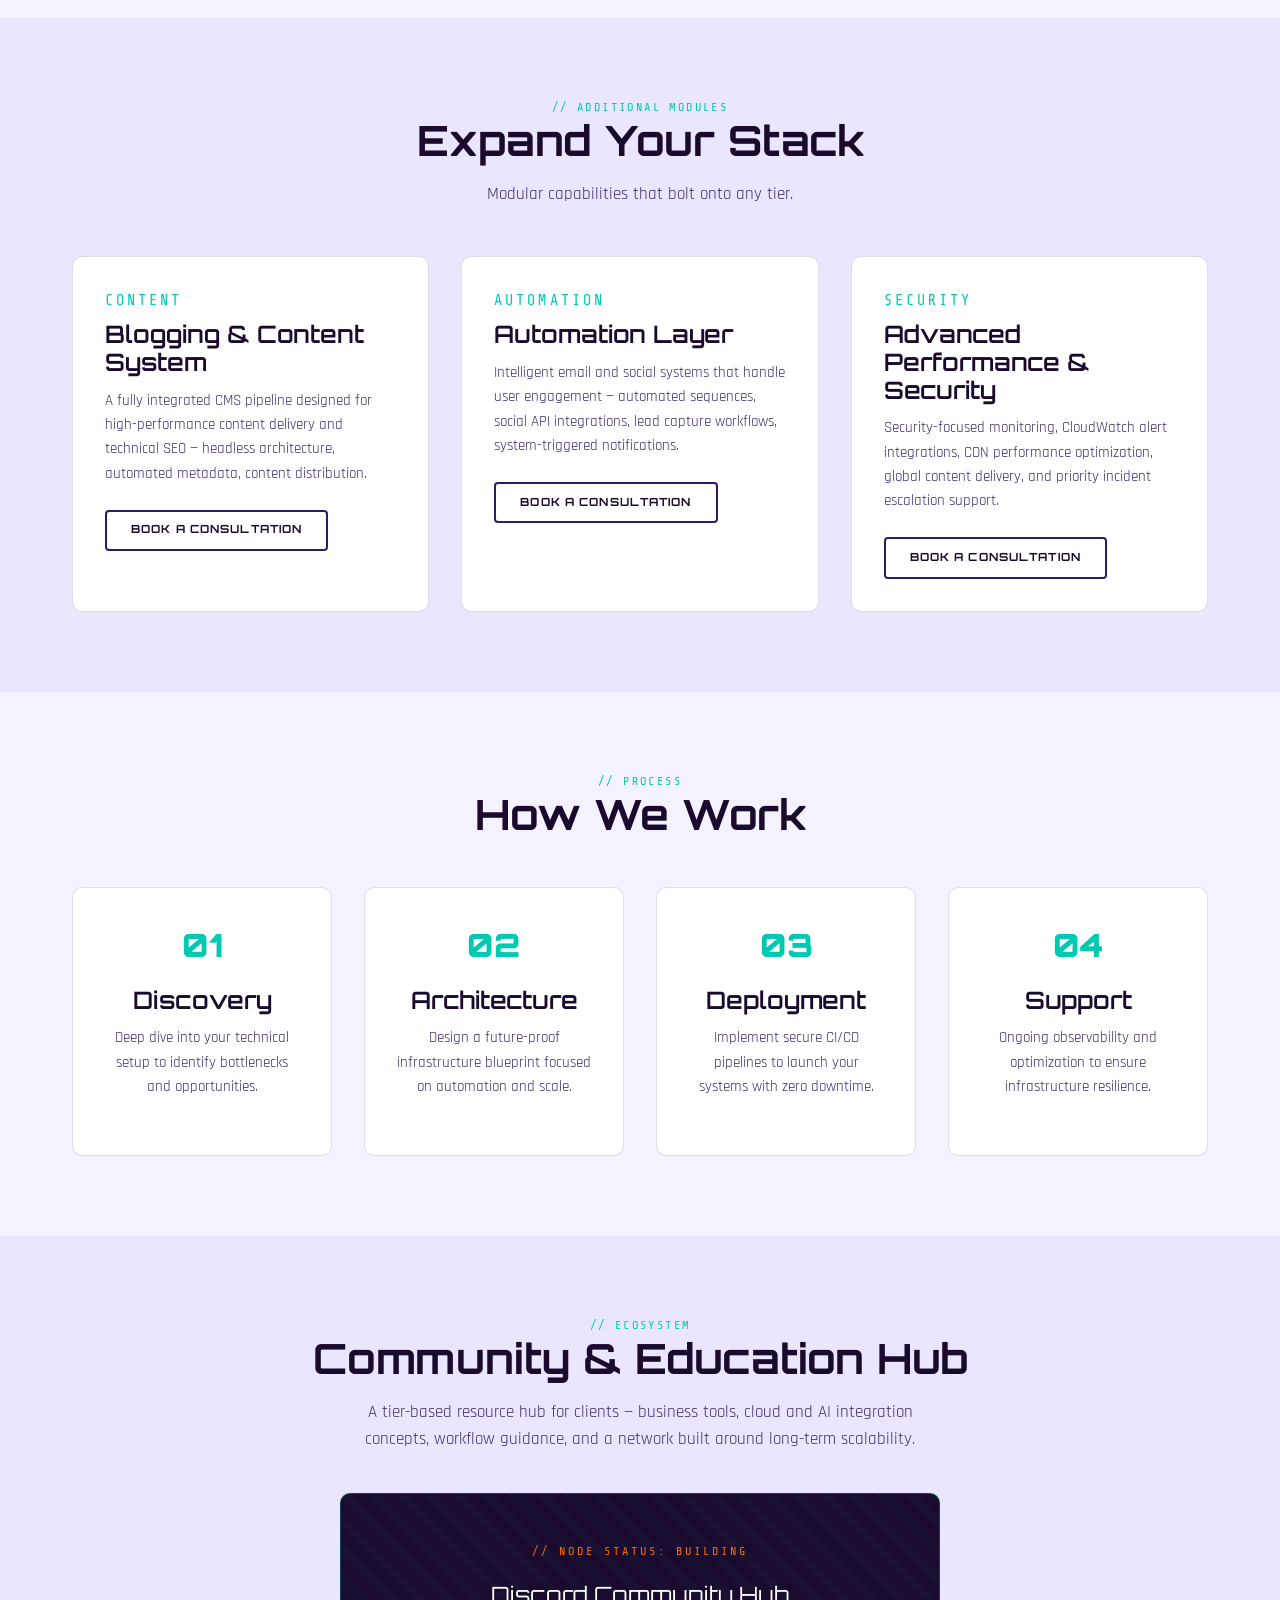
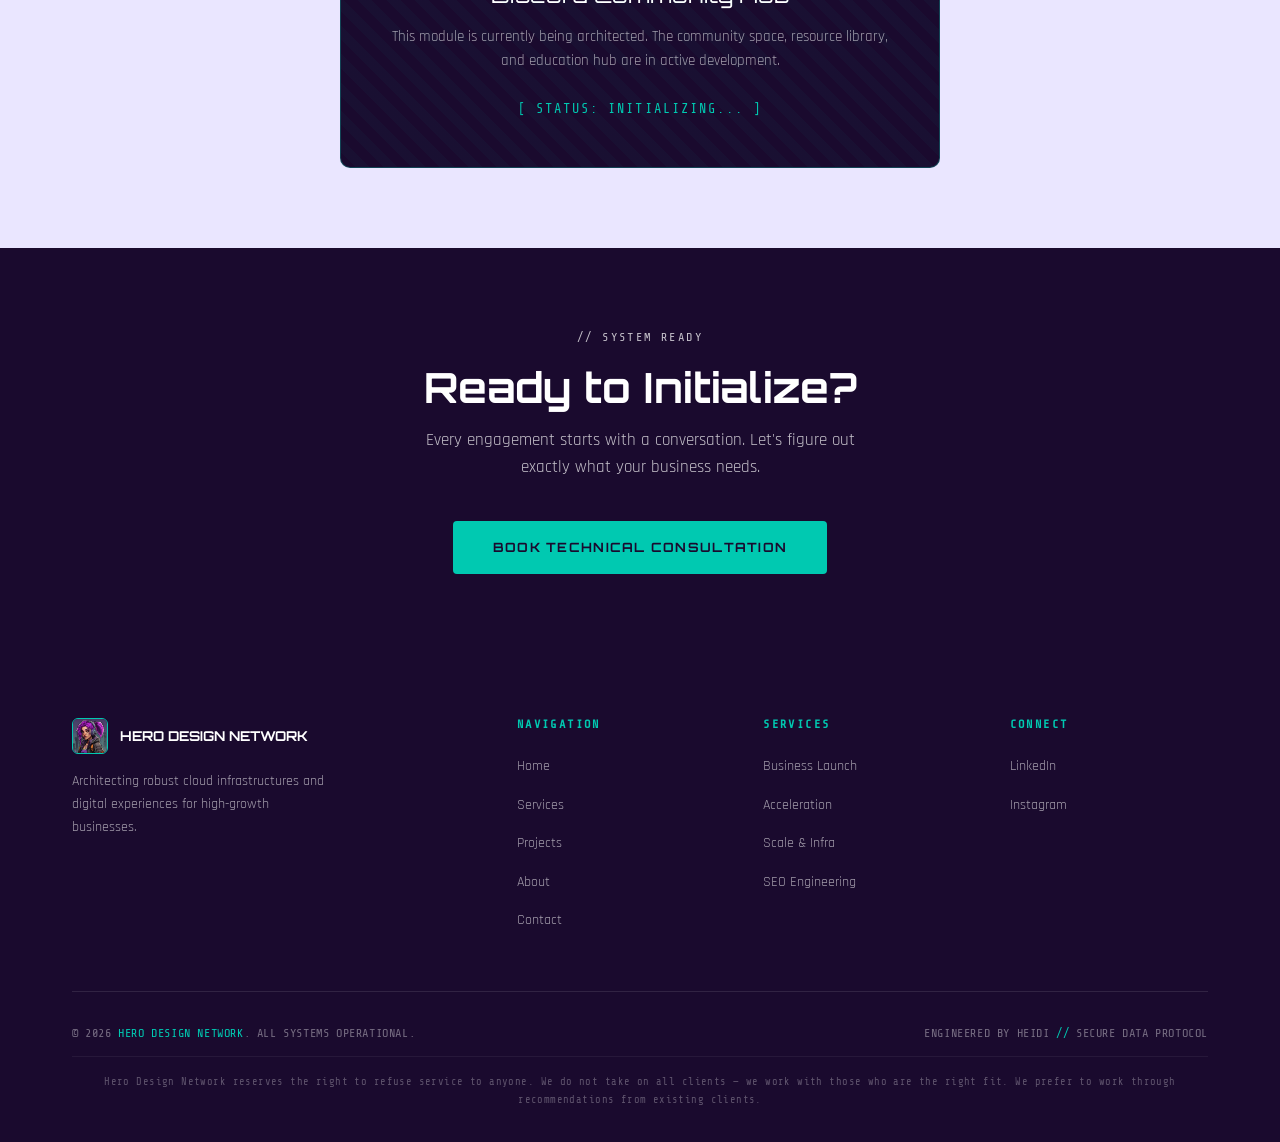
<file: pages/services.html>
<!DOCTYPE html>
<html lang="en">
<head>
  <meta charset="UTF-8" />
  <meta name="viewport" content="width=device-width, initial-scale=1.0" />
  <title>Services — Hero Design Network</title>
  <meta name="description" content="Cloud engineering, SEO automation, and digital infrastructure services for growing businesses." />
  <link rel="stylesheet" href="../css/style.css" />
</head>
<body>

<nav>
  <div class="nav-inner">
    <a href="index.html" class="nav-logo">
      <img src="../images/logo.jpg" class="nav-logo-img" alt="Hero Design Network" />
      <div class="nav-logo-text">HERO DESIGN<span>NETWORK</span></div>
    </a>
    <ul class="nav-links">
      <li><a href="../index.html">Home</a></li>
      <li><a href="services.html">Services</a></li>
      <li><a href="projects.html">Projects</a></li>
      <li><a href="about.html">About</a></li>
      <li><a href="contact.html">Contact</a></li>
    </ul>
    <a href="contact.html" class="btn btn-primary nav-cta">Let's Build</a>
    <button class="nav-toggle" aria-label="Menu"><span></span><span></span><span></span></button>
  </div>
</nav>

<div class="page-hero">
  <div class="container">
    <p class="label">// SERVICES</p>
    <h1>Engineered<br>Scalability</h1>
    <p>Mission-critical digital systems for growing businesses. Every engagement starts with a consultation — no guesswork, no cookie-cutter packages.</p>
  </div>
</div>

<!-- SERVICE TIERS -->
<section>
  <div class="container">
    <div style="text-align:center;margin-bottom:3rem;">
      <p class="label" style="display:block;">// SYSTEM TIERS</p>
      <h2>Core Services</h2>
      <p style="max-width:580px;margin:1rem auto 0;">Advanced hybrid cloud infrastructure designed for businesses that require stronger performance, operational visibility, and scalable systems.</p>
    </div>
    <div class="cards-grid">

      <div class="tier-card">
        <span class="tier-tag">TIER 01</span>
        <h3>Business Launch System</h3>
        <p class="tier-subtitle">Best for: New businesses getting started — no tech experience needed.</p>
        <p class="tier-desc">Starting a business is exciting — and overwhelming. This package is designed for entrepreneurs who just need someone to handle the online side of things so they can focus on running their business. We'll get your website up and looking professional, make sure customers can find you on Google, set up your business email, and make sure your brand looks consistent everywhere people see you. No confusing tech talk. No complicated systems. Just a solid foundation that makes your business look legit from day one.</p>
        <a href="contact.html" class="btn btn-primary">Book a Consultation</a>
      </div>

      <div class="tier-card">
        <span class="tier-tag">TIER 02</span>
        <h3>Business Evaluation & Growth Framework</h3>
        <p class="tier-subtitle">Best for: Established businesses ready to grow smarter — some tech familiarity helpful.</p>
        <p class="tier-desc">You've got a business running — now let's make it work harder for you. We start with a full evaluation of your current website, online visibility, and digital tools to find out what's working and what's costing you customers. From there, we make targeted improvements: better search rankings, lead capture so you stop losing potential clients, performance tune-ups, and light cloud upgrades where it makes sense. Think of it as a health check plus a growth plan — no big overhauls, just smart improvements that move the needle.</p>
        <a href="contact.html" class="btn btn-primary">Book a Consultation</a>
      </div>

      <div class="tier-card">
        <span class="tier-tag">TIER 03</span>
        <h3>Hybrid Infrastructure & Scale System</h3>
        <p class="tier-subtitle">Best for: Growing organizations ready for advanced cloud-connected operations.</p>
        <p class="tier-desc">You've outgrown basic hosting and need real infrastructure. This tier is for businesses ready to integrate a hybrid cloud environment — connecting on-premise systems with AWS-managed services for maximum uptime, scalability, and operational control. We design and deploy CI/CD pipelines, implement CloudWatch monitoring and automated alerting, configure load balancing and auto-scaling policies, and build the IaC frameworks that keep your environment consistent and reproducible. Custom-scoped following an initial infrastructure audit and architecture review.</p>
        <a href="contact.html" class="btn btn-primary">Book a Consultation</a>
      </div>

    </div>
  </div>
</section>

<!-- ADD-ONS -->
<section class="section-alt">
  <div class="container">
    <div style="text-align:center;margin-bottom:3rem;">
      <p class="label" style="display:block;">// ADDITIONAL MODULES</p>
      <h2>Expand Your Stack</h2>
      <p style="max-width:560px;margin:1rem auto 0;">Modular capabilities that bolt onto any tier.</p>
    </div>
    <div class="cards-grid">
      <div class="card">
        <p class="label">CONTENT</p>
        <h3>Blogging & Content System</h3>
        <p>A fully integrated CMS pipeline designed for high-performance content delivery and technical SEO — headless architecture, automated metadata, content distribution.</p>
        <a href="contact.html" class="btn btn-outline" style="font-size:0.7rem;padding:0.6rem 1.5rem;">Book a Consultation</a>
      </div>
      <div class="card">
        <p class="label">AUTOMATION</p>
        <h3>Automation Layer</h3>
        <p>Intelligent email and social systems that handle user engagement — automated sequences, social API integrations, lead capture workflows, system-triggered notifications.</p>
        <a href="contact.html" class="btn btn-outline" style="font-size:0.7rem;padding:0.6rem 1.5rem;">Book a Consultation</a>
      </div>
      <div class="card">
        <p class="label">SECURITY</p>
        <h3>Advanced Performance & Security</h3>
        <p>Security-focused monitoring, CloudWatch alert integrations, CDN performance optimization, global content delivery, and priority incident escalation support.</p>
        <a href="contact.html" class="btn btn-outline" style="font-size:0.7rem;padding:0.6rem 1.5rem;">Book a Consultation</a>
      </div>
    </div>
  </div>
</section>

<!-- HOW WE WORK -->
<section>
  <div class="container">
    <div style="text-align:center;margin-bottom:3rem;">
      <p class="label" style="display:block;">// PROCESS</p>
      <h2>How We Work</h2>
    </div>
    <div class="cards-grid" style="grid-template-columns:repeat(auto-fit,minmax(220px,1fr));">
      <div class="card" style="text-align:center;">
        <div style="font-family:'Orbitron',sans-serif;font-size:2rem;font-weight:900;color:var(--teal);margin-bottom:1rem;">01</div>
        <h3>Discovery</h3>
        <p>Deep dive into your technical setup to identify bottlenecks and opportunities.</p>
      </div>
      <div class="card" style="text-align:center;">
        <div style="font-family:'Orbitron',sans-serif;font-size:2rem;font-weight:900;color:var(--teal);margin-bottom:1rem;">02</div>
        <h3>Architecture</h3>
        <p>Design a future-proof infrastructure blueprint focused on automation and scale.</p>
      </div>
      <div class="card" style="text-align:center;">
        <div style="font-family:'Orbitron',sans-serif;font-size:2rem;font-weight:900;color:var(--teal);margin-bottom:1rem;">03</div>
        <h3>Deployment</h3>
        <p>Implement secure CI/CD pipelines to launch your systems with zero downtime.</p>
      </div>
      <div class="card" style="text-align:center;">
        <div style="font-family:'Orbitron',sans-serif;font-size:2rem;font-weight:900;color:var(--teal);margin-bottom:1rem;">04</div>
        <h3>Support</h3>
        <p>Ongoing observability and optimization to ensure infrastructure resilience.</p>
      </div>
    </div>
  </div>
</section>

<!-- COMMUNITY HUB — COMING SOON -->
<section class="section-alt">
  <div class="container">
    <div style="text-align:center;margin-bottom:2.5rem;">
      <p class="label" style="display:block;">// ECOSYSTEM</p>
      <h2>Community & Education Hub</h2>
      <p style="max-width:580px;margin:1rem auto 0;">A tier-based resource hub for clients — business tools, cloud and AI integration concepts, workflow guidance, and a network built around long-term scalability.</p>
    </div>
    <div style="max-width:600px;margin:0 auto;">
      <div class="coming-soon-box">
        <span class="cs-tag">// NODE STATUS: BUILDING</span>
        <div class="cs-title">Discord Community Hub</div>
        <p class="cs-sub">This module is currently being architected. The community space, resource library, and education hub are in active development.</p>
        <div class="cs-status">[ STATUS: INITIALIZING... ]</div>
      </div>
    </div>
  </div>
</section>

<!-- CTA -->
<section class="section-dark">
  <div class="container" style="text-align:center;">
    <p class="label" style="display:block;margin-bottom:1rem;">// SYSTEM READY</p>
    <h2 style="color:var(--white);margin-bottom:1rem;">Ready to Initialize?</h2>
    <p style="margin-bottom:2.5rem;max-width:480px;margin-left:auto;margin-right:auto;">Every engagement starts with a conversation. Let's figure out exactly what your business needs.</p>
<a href="contact.html" class="btn btn-primary" style="font-size:0.8rem;padding:1rem 2.5rem;">Book Technical Consultation</a>
  </div>
</section>

<footer>
  <div class="container">
    <div class="footer-grid">
      <div class="footer-brand">
        <a href="index.html" class="footer-logo">
          <img src="../images/logo.jpg" style="width:36px;height:36px;border-radius:6px;border:1px solid var(--teal);object-fit:cover;" alt="HDN" />
          HERO DESIGN NETWORK
        </a>
        <p>Architecting robust cloud infrastructures and digital experiences for high-growth businesses.</p>
      </div>
      <div class="footer-col"><h4>Navigation</h4><ul><li><a href="index.html">Home</a></li><li><a href="services.html">Services</a></li><li><a href="projects.html">Projects</a></li><li><a href="about.html">About</a></li><li><a href="contact.html">Contact</a></li></ul></div>
      <div class="footer-col"><h4>Services</h4><ul><li><a href="services.html">Business Launch</a></li><li><a href="services.html">Acceleration</a></li><li><a href="services.html">Scale & Infra</a></li><li><a href="services.html">SEO Engineering</a></li></ul></div>
      <div class="footer-col"><h4>Connect</h4><ul><li><a href="https://linkedin.com/in/heidi-m" target="_blank">LinkedIn</a></li><li><a href="https://instagram.com/bionicsonyx" target="_blank">Instagram</a></li></ul></div>
    </div>
    <div class="footer-bottom">
      <p>© 2026 <span class="teal">HERO DESIGN NETWORK</span>. ALL SYSTEMS OPERATIONAL.</p>
      <p>ENGINEERED BY HEIDI <span class="teal">//</span> SECURE DATA PROTOCOL</p>
    </div>
    <div style="border-top:1px solid rgba(255,255,255,0.06);padding-top:1rem;margin-top:0.75rem;text-align:center;">
      <p style="font-family:'Share Tech Mono',monospace;font-size:0.65rem;color:rgba(255,255,255,0.3);letter-spacing:0.04em;line-height:1.8;">Hero Design Network reserves the right to refuse service to anyone. We do not take on all clients — we work with those who are the right fit. We prefer to work through recommendations from existing clients.</p>
    </div>
  </div>
</footer>

<script src="../js/main.js"></script>
</body>
</html>
</file>
<file: css/style.css>
/* ============================================
   HERO DESIGN NETWORK — Global Styles
   Theme: Inverted Cyberpunk (Light + Dark Purple)
   ============================================ */

@import url('https://fonts.googleapis.com/css2?family=Orbitron:wght@400;600;700;900&family=Rajdhani:wght@300;400;500;600;700&family=Share+Tech+Mono&display=swap');

:root {
  --bg:          #f4f2ff;
  --bg-alt:      #eae6ff;
  --purple-deep: #1a0a2e;
  --purple-mid:  #2d1b69;
  --purple-soft: #4a2d8a;
  --teal:        #00c9b1;
  --teal-bright: #00e5cc;
  --orange:      #ff6b00;
  --yellow:      #f5c518;
  --white:       #ffffff;
  --text-dark:   #1a0a2e;
  --text-mid:    #3d2a6b;
  --text-light:  #7b6aaa;
  --card-bg:     #ffffff;
  --border:      rgba(45, 27, 105, 0.15);
  --glow-teal:   0 0 20px rgba(0, 229, 204, 0.3);
  --glow-purple: 0 0 20px rgba(45, 27, 105, 0.2);
}

*, *::before, *::after { box-sizing: border-box; margin: 0; padding: 0; }

html { scroll-behavior: smooth; }

body {
  font-family: 'Rajdhani', sans-serif;
  background: var(--bg);
  color: var(--text-dark);
  font-size: 18px;
  line-height: 1.6;
  overflow-x: hidden;
}

/* ---- TYPOGRAPHY ---- */
h1, h2, h3, h4 {
  font-family: 'Orbitron', sans-serif;
  line-height: 1.15;
  color: var(--purple-deep);
}
h1 { font-size: clamp(2rem, 5vw, 3.8rem); font-weight: 900; }
h2 { font-size: clamp(1.6rem, 3.5vw, 2.6rem); font-weight: 700; }
h3 { font-size: clamp(1.1rem, 2vw, 1.5rem); font-weight: 600; }
p  { font-size: 1.05rem; color: var(--text-mid); font-weight: 400; }

.mono { font-family: 'Share Tech Mono', monospace; }
.label {
  font-family: 'Share Tech Mono', monospace;
  font-size: 0.75rem;
  letter-spacing: 0.2em;
  text-transform: uppercase;
  color: var(--teal);
}

/* ---- LAYOUT ---- */
.container { max-width: 1200px; margin: 0 auto; padding: 0 2rem; }
section { padding: 5rem 0; }
.section-alt { background: var(--bg-alt); }
.section-dark {
  background: var(--purple-deep);
  color: var(--white);
}
.section-dark h2, .section-dark h3 { color: var(--white); }
.section-dark p { color: rgba(255,255,255,0.75); }

/* ---- BUTTONS ---- */
.btn {
  display: inline-block;
  padding: 0.75rem 2rem;
  border-radius: 4px;
  font-family: 'Orbitron', sans-serif;
  font-size: 0.75rem;
  font-weight: 700;
  letter-spacing: 0.1em;
  text-transform: uppercase;
  text-decoration: none;
  cursor: pointer;
  border: none;
  transition: all 0.25s ease;
}
.btn-primary {
  background: var(--teal);
  color: var(--purple-deep);
}
.btn-primary:hover {
  background: var(--teal-bright);
  box-shadow: var(--glow-teal);
  transform: translateY(-2px);
}
.btn-outline {
  background: transparent;
  color: var(--purple-deep);
  border: 2px solid var(--purple-mid);
}
.btn-outline:hover {
  background: var(--purple-deep);
  color: var(--white);
  transform: translateY(-2px);
}
.btn-orange {
  background: var(--orange);
  color: var(--white);
}
.btn-orange:hover {
  background: #ff8533;
  box-shadow: 0 0 20px rgba(255,107,0,0.4);
  transform: translateY(-2px);
}
.btn-ghost {
  background: transparent;
  color: var(--teal);
  border: 2px solid var(--teal);
}
.btn-ghost:hover {
  background: var(--teal);
  color: var(--purple-deep);
  box-shadow: var(--glow-teal);
}

/* ---- NAV ---- */
nav {
  position: fixed;
  top: 0; left: 0; right: 0;
  z-index: 1000;
  background: rgba(244, 242, 255, 0.95);
  backdrop-filter: blur(12px);
  border-bottom: 1px solid var(--border);
  padding: 1rem 0;
}
.nav-inner {
  display: flex;
  align-items: center;
  justify-content: space-between;
  max-width: 1200px;
  margin: 0 auto;
  padding: 0 2rem;
}
.nav-logo {
  display: flex;
  align-items: center;
  gap: 0.75rem;
  text-decoration: none;
}
.nav-logo-img {
  width: 44px;
  height: 44px;
  border-radius: 8px;
  border: 2px solid var(--teal);
  object-fit: cover;
}
.nav-logo-text {
  font-family: 'Orbitron', sans-serif;
  font-size: 0.8rem;
  font-weight: 700;
  color: var(--purple-deep);
  letter-spacing: 0.05em;
  line-height: 1.2;
}
.nav-logo-text span { color: var(--teal); display: block; font-size: 0.65rem; }
.nav-links {
  display: flex;
  gap: 2rem;
  list-style: none;
}
.nav-links a {
  font-family: 'Rajdhani', sans-serif;
  font-weight: 600;
  font-size: 0.95rem;
  letter-spacing: 0.05em;
  text-transform: uppercase;
  color: var(--text-mid);
  text-decoration: none;
  transition: color 0.2s;
}
.nav-links a:hover { color: var(--teal); }
.nav-links a.active { color: var(--teal); }
.nav-cta { margin-left: 1rem; }

/* Mobile nav */
.nav-toggle {
  display: none;
  flex-direction: column;
  gap: 5px;
  cursor: pointer;
  background: none;
  border: none;
  padding: 4px;
}
.nav-toggle span {
  width: 24px; height: 2px;
  background: var(--purple-deep);
  transition: all 0.3s;
}

/* ---- HERO ---- */
.hero {
  min-height: 100vh;
  display: flex;
  align-items: center;
  position: relative;
  overflow: hidden;
  padding-top: 80px;
}
.hero-bg {
  position: absolute;
  inset: 0;
  background:
    radial-gradient(ellipse at 70% 50%, rgba(0,201,177,0.08) 0%, transparent 60%),
    radial-gradient(ellipse at 20% 80%, rgba(45,27,105,0.08) 0%, transparent 50%),
    var(--bg);
}
.hero-grid {
  position: absolute;
  inset: 0;
  background-image:
    linear-gradient(rgba(45,27,105,0.06) 1px, transparent 1px),
    linear-gradient(90deg, rgba(45,27,105,0.06) 1px, transparent 1px);
  background-size: 40px 40px;
}
.hero-content {
  position: relative;
  z-index: 2;
  display: grid;
  grid-template-columns: 1fr 1fr;
  gap: 4rem;
  align-items: center;
  max-width: 1200px;
  margin: 0 auto;
  padding: 0 2rem;
  width: 100%;
}
.hero-eyebrow {
  font-family: 'Share Tech Mono', monospace;
  font-size: 0.8rem;
  color: var(--teal);
  letter-spacing: 0.25em;
  text-transform: uppercase;
  margin-bottom: 1rem;
}
.hero-title { margin-bottom: 1.5rem; }
.hero-title .accent { color: var(--teal); }
.hero-title .accent-orange { color: var(--orange); }
.hero-sub {
  font-size: 1.15rem;
  color: var(--text-mid);
  margin-bottom: 2.5rem;
  max-width: 520px;
}
.hero-actions { display: flex; gap: 1rem; flex-wrap: wrap; }
.hero-visual {
  position: relative;
  border-radius: 12px;
  overflow: hidden;
  box-shadow: 0 20px 60px rgba(45,27,105,0.2), var(--glow-teal);
  border: 1px solid rgba(0,201,177,0.3);
}
.hero-img {
  width: 100%;
  height: 420px;
  object-fit: cover;
  display: block;
}
.hero-img-placeholder {
  width: 100%;
  height: 420px;
  background: linear-gradient(135deg, var(--purple-deep) 0%, var(--purple-mid) 40%, #1a4a6b 70%, #0a2a3a 100%);
  display: flex;
  align-items: center;
  justify-content: center;
  font-family: 'Share Tech Mono', monospace;
  color: var(--teal);
  font-size: 0.85rem;
  letter-spacing: 0.1em;
  flex-direction: column;
  gap: 1rem;
}
.hero-img-placeholder .img-icon { font-size: 3rem; opacity: 0.6; }

/* ---- TICKER ---- */
.ticker-wrap {
  background: var(--purple-deep);
  padding: 1rem 0;
  overflow: hidden;
  border-top: 1px solid rgba(0,201,177,0.2);
  border-bottom: 1px solid rgba(0,201,177,0.2);
}
.ticker-track {
  display: flex;
  width: max-content;
  animation: ticker 25s linear infinite;
}
.ticker-item {
  font-family: 'Share Tech Mono', monospace;
  font-size: 0.8rem;
  letter-spacing: 0.2em;
  color: var(--teal);
  padding: 0 2rem;
  white-space: nowrap;
}
.ticker-item .dot { color: var(--yellow); margin: 0 0.5rem; }
@keyframes ticker { from { transform: translateX(0); } to { transform: translateX(-50%); } }

/* ---- CARDS ---- */
.cards-grid {
  display: grid;
  grid-template-columns: repeat(auto-fit, minmax(300px, 1fr));
  gap: 2rem;
}
.card {
  background: var(--card-bg);
  border: 1px solid var(--border);
  border-radius: 10px;
  padding: 2rem;
  transition: all 0.3s ease;
  position: relative;
  overflow: hidden;
}
.card::before {
  content: '';
  position: absolute;
  top: 0; left: 0; right: 0;
  height: 3px;
  background: linear-gradient(90deg, var(--teal), var(--purple-mid));
  opacity: 0;
  transition: opacity 0.3s;
}
.card:hover { transform: translateY(-6px); box-shadow: 0 16px 40px rgba(45,27,105,0.12); }
.card:hover::before { opacity: 1; }
.card-img {
  width: 100%;
  height: 200px;
  object-fit: cover;
  border-radius: 6px;
  margin-bottom: 1.5rem;
}
.card-img-placeholder {
  width: 100%;
  height: 200px;
  border-radius: 6px;
  margin-bottom: 1.5rem;
  display: flex;
  align-items: center;
  justify-content: center;
  font-family: 'Share Tech Mono', monospace;
  font-size: 0.75rem;
  letter-spacing: 0.1em;
}
.card-img-servers {
  background: linear-gradient(135deg, #0a0520 0%, #1a0a2e 40%, #0a2030 100%);
  color: var(--teal);
}
.card-img-analytics {
  background: linear-gradient(135deg, #0a1a30 0%, #1a0a2e 50%, #2d0a1a 100%);
  color: var(--orange);
}
.card-img-seo {
  background: linear-gradient(135deg, #001a20 0%, #1a0a2e 50%, #0a2010 100%);
  color: var(--teal-bright);
}
.card-img-cloud {
  background: linear-gradient(135deg, #0a0520 0%, #2d1b69 60%, #0a1a30 100%);
  color: var(--yellow);
}
.card h3 { margin-bottom: 0.75rem; }
.card p { margin-bottom: 1.5rem; font-size: 0.95rem; }
.card .label { margin-bottom: 0.5rem; }

/* ---- SPLIT SECTION ---- */
.split {
  display: grid;
  grid-template-columns: 1fr 1fr;
  gap: 5rem;
  align-items: center;
}
.split.reverse { direction: rtl; }
.split.reverse > * { direction: ltr; }
.split-visual {
  border-radius: 12px;
  overflow: hidden;
  box-shadow: 0 16px 48px rgba(45,27,105,0.15);
  border: 1px solid var(--border);
}
.split-visual img,
.split-visual-image {
  width: 100%;
  height: 360px;
  object-fit: cover;
  display: block;
}
.split-visual-placeholder {
  width: 100%;
  height: 360px;
  display: flex;
  align-items: center;
  justify-content: center;
  font-family: 'Share Tech Mono', monospace;
  font-size: 0.8rem;
  letter-spacing: 0.1em;
  flex-direction: column;
  gap: 0.75rem;
}
.split-text .label { margin-bottom: 0.75rem; }
.split-text h2 { margin-bottom: 1.25rem; }
.split-text p { margin-bottom: 1.5rem; }
.split-text .actions { display: flex; gap: 1rem; flex-wrap: wrap; }

/* ---- FEATURES LIST ---- */
.features-list {
  list-style: none;
  margin: 1.5rem 0;
}
.features-list li {
  display: flex;
  align-items: center;
  gap: 0.75rem;
  padding: 0.6rem 0;
  border-bottom: 1px solid var(--border);
  font-weight: 500;
  color: var(--text-mid);
}
.features-list li:last-child { border-bottom: none; }
.features-list li::before {
  content: '//';
  font-family: 'Share Tech Mono', monospace;
  color: var(--teal);
  font-size: 0.85rem;
  flex-shrink: 0;
}

/* ---- STATS ROW ---- */
.stats-row {
  display: grid;
  grid-template-columns: repeat(auto-fit, minmax(150px, 1fr));
  gap: 2rem;
  margin: 3rem 0;
}
.stat {
  text-align: center;
  padding: 1.5rem;
  background: rgba(0,201,177,0.05);
  border: 1px solid rgba(0,201,177,0.2);
  border-radius: 8px;
}
.stat-number {
  font-family: 'Orbitron', sans-serif;
  font-size: 2rem;
  font-weight: 900;
  color: var(--teal);
  display: block;
}
.stat-label {
  font-family: 'Share Tech Mono', monospace;
  font-size: 0.7rem;
  letter-spacing: 0.15em;
  color: var(--text-light);
  text-transform: uppercase;
  display: block;
  margin-top: 0.25rem;
}

/* ---- SERVICE TIERS ---- */
.tier-card {
  background: var(--white);
  border: 1px solid var(--border);
  border-radius: 10px;
  padding: 2.5rem;
  position: relative;
  transition: all 0.3s;
}
.tier-card:hover {
  border-color: var(--teal);
  box-shadow: 0 0 0 1px var(--teal), var(--glow-teal);
  transform: translateY(-4px);
}
.tier-tag {
  display: inline-block;
  background: var(--purple-deep);
  color: var(--teal);
  font-family: 'Share Tech Mono', monospace;
  font-size: 0.7rem;
  letter-spacing: 0.15em;
  padding: 0.3rem 0.75rem;
  border-radius: 3px;
  margin-bottom: 1rem;
}
.tier-card h3 { margin-bottom: 0.5rem; }
.tier-subtitle {
  font-style: italic;
  color: var(--text-light);
  font-size: 0.95rem;
  margin-bottom: 1rem;
}
.tier-desc { margin-bottom: 2rem; }

/* ---- FAQ ---- */
.faq-item {
  border-bottom: 1px solid var(--border);
  padding: 1.5rem 0;
}
.faq-question {
  display: flex;
  justify-content: space-between;
  align-items: center;
  cursor: pointer;
  font-family: 'Rajdhani', sans-serif;
  font-weight: 700;
  font-size: 1.05rem;
  color: var(--purple-deep);
  gap: 1rem;
}
.faq-toggle {
  font-family: 'Share Tech Mono', monospace;
  color: var(--teal);
  font-size: 1.2rem;
  flex-shrink: 0;
  transition: transform 0.3s;
}
.faq-answer {
  max-height: 0;
  overflow: hidden;
  transition: max-height 0.4s ease;
}
.faq-answer p { padding-top: 1rem; font-size: 0.95rem; }
.faq-item.open .faq-toggle { transform: rotate(45deg); }
.faq-item.open .faq-answer { max-height: 200px; }

/* ---- SKILLS TAGS ---- */
.skills-row {
  display: flex;
  flex-wrap: wrap;
  gap: 0.75rem;
  margin: 1.5rem 0;
}
.skill-tag {
  background: var(--bg-alt);
  border: 1px solid var(--border);
  color: var(--purple-mid);
  font-family: 'Share Tech Mono', monospace;
  font-size: 0.8rem;
  padding: 0.4rem 1rem;
  border-radius: 4px;
  letter-spacing: 0.05em;
}

/* ---- CONTACT ---- */
.contact-grid {
  display: grid;
  grid-template-columns: 1fr 1.5fr;
  gap: 4rem;
  align-items: start;
}
.contact-info-item {
  display: flex;
  gap: 1rem;
  align-items: flex-start;
  margin-bottom: 1.5rem;
}
.contact-icon {
  font-family: 'Share Tech Mono', monospace;
  font-size: 0.75rem;
  color: var(--teal);
  letter-spacing: 0.1em;
  min-width: 80px;
  padding-top: 0.25rem;
}
.contact-val {
  font-weight: 600;
  color: var(--purple-deep);
  text-decoration: none;
}
.contact-val:hover { color: var(--teal); }
.form-group { margin-bottom: 1.5rem; }
.form-label {
  display: block;
  font-family: 'Share Tech Mono', monospace;
  font-size: 0.75rem;
  letter-spacing: 0.15em;
  color: var(--teal);
  margin-bottom: 0.5rem;
  text-transform: uppercase;
}
.form-input,
.form-textarea {
  width: 100%;
  background: var(--white);
  border: 1px solid var(--border);
  border-radius: 6px;
  padding: 0.85rem 1rem;
  font-family: 'Rajdhani', sans-serif;
  font-size: 1rem;
  color: var(--text-dark);
  transition: border-color 0.2s, box-shadow 0.2s;
  outline: none;
}
.form-input:focus,
.form-textarea:focus {
  border-color: var(--teal);
  box-shadow: 0 0 0 3px rgba(0,201,177,0.15);
}
.form-textarea { min-height: 140px; resize: vertical; }

/* ---- DISCORD / COMING SOON ---- */
.coming-soon-box {
  background: var(--purple-deep);
  border: 1px solid rgba(0,201,177,0.3);
  border-radius: 10px;
  padding: 3rem;
  text-align: center;
  position: relative;
  overflow: hidden;
}
.coming-soon-box::before {
  content: '';
  position: absolute;
  inset: 0;
  background: repeating-linear-gradient(
    45deg,
    transparent,
    transparent 10px,
    rgba(0,201,177,0.03) 10px,
    rgba(0,201,177,0.03) 20px
  );
}
.cs-tag {
  font-family: 'Share Tech Mono', monospace;
  font-size: 0.75rem;
  color: var(--orange);
  letter-spacing: 0.25em;
  display: block;
  margin-bottom: 1rem;
}
.cs-title {
  font-family: 'Orbitron', sans-serif;
  font-size: 1.4rem;
  color: var(--white);
  margin-bottom: 0.75rem;
}
.cs-sub { color: rgba(255,255,255,0.6); font-size: 0.95rem; margin-bottom: 1.5rem; }
.cs-status {
  font-family: 'Share Tech Mono', monospace;
  font-size: 0.85rem;
  color: var(--teal);
  letter-spacing: 0.15em;
  animation: blink 1.4s ease-in-out infinite;
}
@keyframes blink { 0%, 100% { opacity: 1; } 50% { opacity: 0.3; } }

/* ---- ABOUT HERO ---- */
.about-hero {
  display: grid;
  grid-template-columns: 1fr 2fr;
  gap: 4rem;
  align-items: start;
}
.about-heidi-image {
  border-radius: 12px;
  overflow: hidden;
  border: 2px solid var(--teal);
  box-shadow: 0 0 0 6px rgba(0,201,177,0.1), var(--glow-teal);
  width: 100%;
  min-height: 420px;
  background: url("../images/heidi.jpg") center center / cover no-repeat;
}
.about-photo-placeholder {
  width: 100%;
  height: 420px;
  background: linear-gradient(135deg, var(--purple-deep), var(--purple-mid));
  display: flex;
  align-items: center;
  justify-content: center;
  font-family: 'Share Tech Mono', monospace;
  font-size: 0.8rem;
  color: var(--teal);
  letter-spacing: 0.1em;
  flex-direction: column;
  gap: 0.5rem;
}
.about-photo { width: 100%; height: 100%; object-fit: cover; object-position: center; display: block; }

/* ---- PAGE HERO ---- */
.page-hero {
  padding: 9rem 0 5rem;
  background: var(--bg-alt);
  border-bottom: 1px solid var(--border);
}
.page-hero .label { margin-bottom: 1rem; }
.page-hero h1 { margin-bottom: 1rem; }
.page-hero p { font-size: 1.15rem; max-width: 600px; }

/* ---- FOOTER ---- */
footer {
  background: var(--purple-deep);
  color: var(--white);
  padding: 4rem 0 2rem;
}
.footer-grid {
  display: grid;
  grid-template-columns: 2fr 1fr 1fr 1fr;
  gap: 3rem;
  margin-bottom: 3rem;
}
.footer-brand p {
  color: rgba(255,255,255,0.6);
  font-size: 0.9rem;
  margin-top: 1rem;
  max-width: 260px;
}
.footer-logo {
  font-family: 'Orbitron', sans-serif;
  font-size: 0.85rem;
  font-weight: 700;
  color: var(--white);
  text-decoration: none;
  display: flex;
  align-items: center;
  gap: 0.75rem;
}
.footer-logo img {
  width: 36px; height: 36px;
  border-radius: 6px;
  border: 1px solid var(--teal);
}
.footer-col h4 {
  font-family: 'Share Tech Mono', monospace;
  font-size: 0.75rem;
  letter-spacing: 0.2em;
  color: var(--teal);
  text-transform: uppercase;
  margin-bottom: 1.25rem;
}
.footer-col ul { list-style: none; }
.footer-col ul li { margin-bottom: 0.6rem; }
.footer-col ul li a {
  color: rgba(255,255,255,0.6);
  text-decoration: none;
  font-size: 0.9rem;
  transition: color 0.2s;
}
.footer-col ul li a:hover { color: var(--teal); }
.footer-bottom {
  border-top: 1px solid rgba(255,255,255,0.1);
  padding-top: 2rem;
  display: flex;
  justify-content: space-between;
  align-items: center;
  flex-wrap: wrap;
  gap: 1rem;
}
.footer-bottom p {
  font-family: 'Share Tech Mono', monospace;
  font-size: 0.75rem;
  color: rgba(255,255,255,0.4);
  letter-spacing: 0.05em;
}
.footer-bottom .teal { color: var(--teal); }

/* ---- PROJECT DETAIL ---- */
.project-hero {
  padding: 9rem 0 5rem;
  position: relative;
  overflow: hidden;
}
.project-meta {
  display: flex;
  gap: 1rem;
  flex-wrap: wrap;
  margin: 1.5rem 0;
}
.meta-tag {
  background: rgba(0,201,177,0.1);
  border: 1px solid rgba(0,201,177,0.3);
  color: var(--teal);
  font-family: 'Share Tech Mono', monospace;
  font-size: 0.7rem;
  padding: 0.3rem 0.75rem;
  border-radius: 3px;
  letter-spacing: 0.1em;
}
.tech-stack {
  display: flex;
  flex-wrap: wrap;
  gap: 0.6rem;
  margin: 1.5rem 0;
}
.tech-badge {
  background: var(--purple-deep);
  color: var(--teal);
  font-family: 'Share Tech Mono', monospace;
  font-size: 0.75rem;
  padding: 0.3rem 0.75rem;
  border-radius: 3px;
}

/* ---- RESPONSIVE ---- */
@media (max-width: 900px) {
  .hero-content,
  .split,
  .contact-grid,
  .about-hero,
  .footer-grid { grid-template-columns: 1fr; gap: 2.5rem; }
  .split.reverse { direction: ltr; }
  .hero { min-height: auto; padding: 7rem 0 4rem; }
  .footer-grid { grid-template-columns: 1fr 1fr; }
}
@media (max-width: 640px) {
  .nav-links { display: none; }
  .nav-links.open {
    display: flex;
    flex-direction: column;
    position: absolute;
    top: 100%; left: 0; right: 0;
    background: rgba(244,242,255,0.98);
    padding: 1.5rem 2rem;
    border-bottom: 1px solid var(--border);
    gap: 1rem;
  }
  .nav-toggle { display: flex; }
  .nav-cta { display: none; }
  .footer-grid { grid-template-columns: 1fr; }
  .cards-grid { grid-template-columns: 1fr; }
  .footer-bottom { flex-direction: column; text-align: center; }
}
</file>
